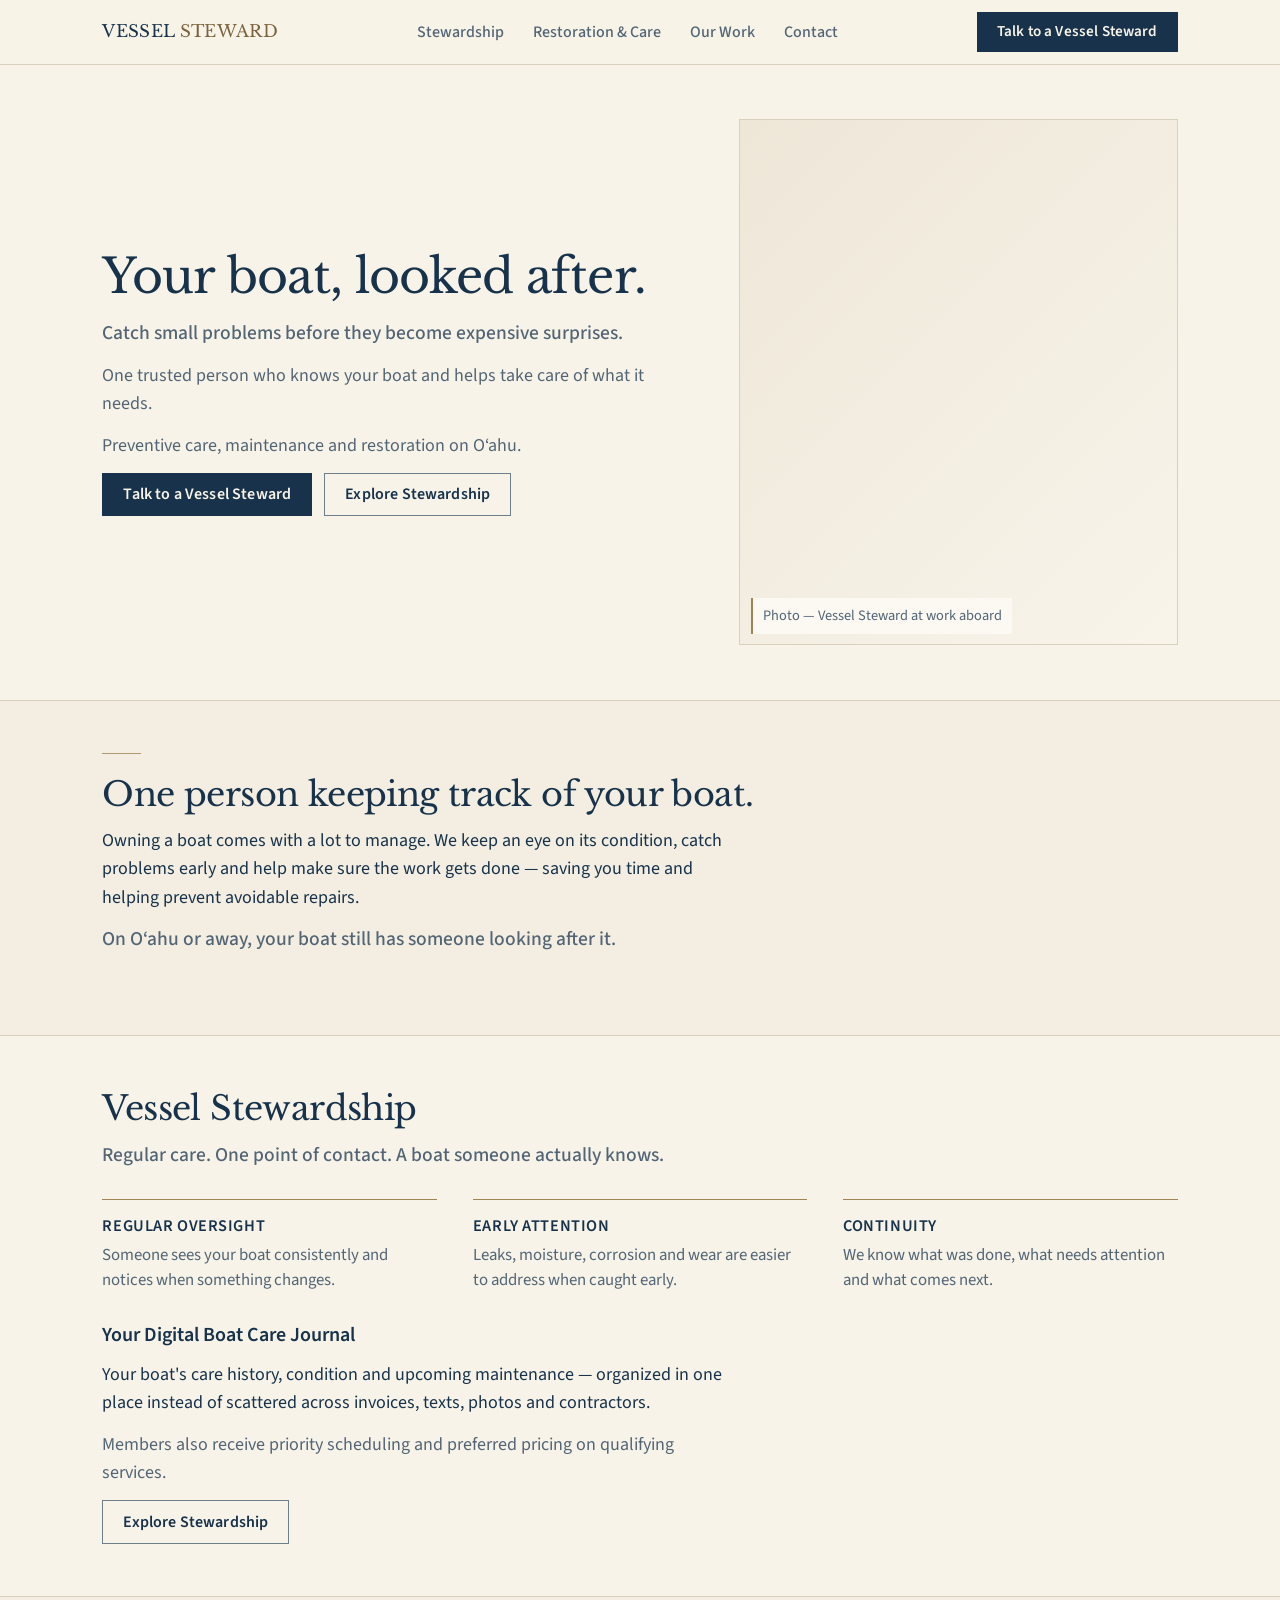
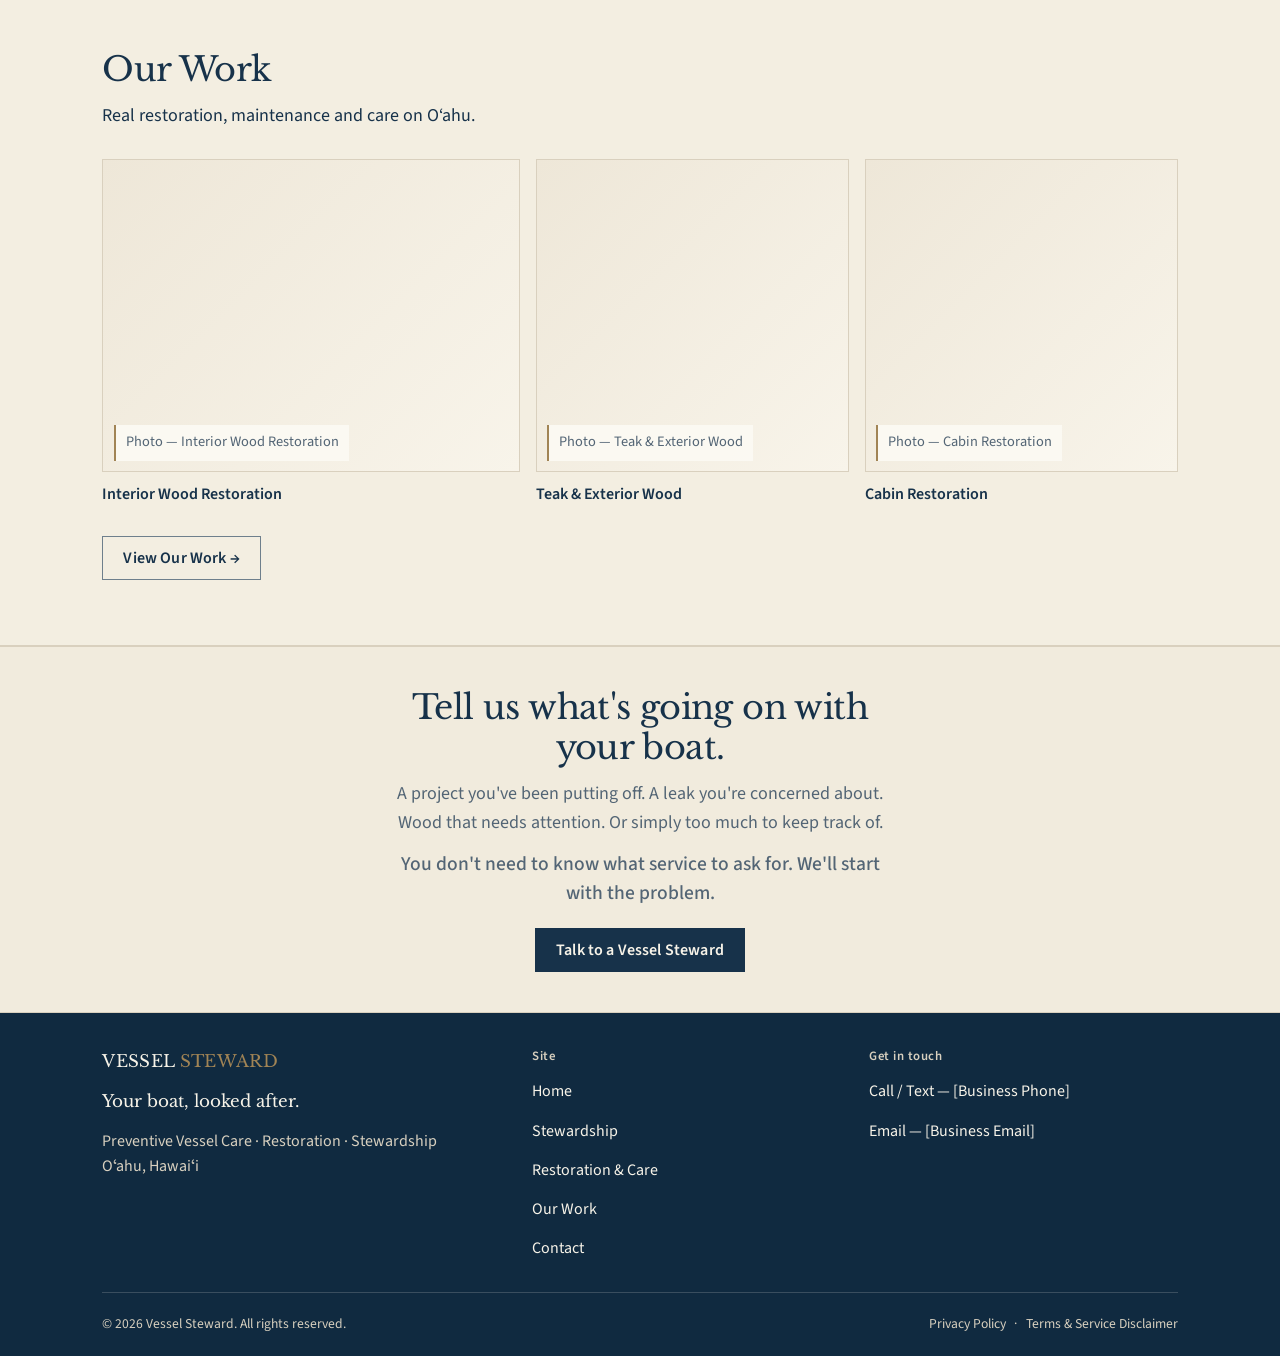
<file: index.html>
<!doctype html>
<html lang="en">
<head>
<meta charset="utf-8">
<meta name="viewport" content="width=device-width, initial-scale=1">
<title>Vessel Steward — Preventive Boat Care &amp; Stewardship on O‘ahu</title>
<meta name="description" content="One trusted person who knows your boat. Preventive care, maintenance and restoration for boat owners on O‘ahu, Hawai‘i.">
<meta property="og:title" content="Vessel Steward — Your boat, looked after.">
<meta property="og:description" content="Preventive care, maintenance and restoration for boat owners on O‘ahu, Hawai‘i.">
<meta property="og:type" content="website">
<meta property="og:url" content="https://example.com/">
<link rel="icon" href="data:,">
<link rel="preconnect" href="https://fonts.googleapis.com">
<link rel="preconnect" href="https://fonts.gstatic.com" crossorigin>
<link href="https://fonts.googleapis.com/css2?family=Libre+Baskerville:wght@400;700&family=Source+Sans+3:wght@400;500;600;700&display=swap" rel="stylesheet">
<link rel="stylesheet" href="css/tokens.css">
<link rel="stylesheet" href="css/base.css">
<link rel="stylesheet" href="css/layout.css">
<link rel="stylesheet" href="css/components.css">
</head>
<body>
<a class="skip-link" href="#main">Skip to content</a>
<div id="site-header"></div>

<main id="main">

  <!-- ================= HERO ================= -->
  <section class="wrap hero">
    <div>
      <h1>Your boat, looked after.</h1>
      <p class="lead">Catch small problems before they become expensive surprises.</p>
      <p>One trusted person who knows your boat and helps take care of what it needs.</p>
      <p>Preventive care, maintenance and restoration on O‘ahu.</p>
      <div class="cta-row">
        <a class="btn btn-primary" href="contact.html">Talk to a Vessel Steward</a>
        <a class="btn btn-secondary" href="stewardship.html">Explore Stewardship</a>
      </div>
    </div>
    <div class="ph ph--hero" role="img" aria-label="Placeholder: Vessel Steward working aboard a client vessel on O‘ahu">
      <span class="ph__label">Photo — Vessel Steward at work aboard</span>
    </div>
  </section>

  <!-- ================= ONE PERSON KEEPING TRACK ================= -->
  <section class="section section--panel">
    <div class="wrap">
      <hr class="rule">
      <div class="section-head">
        <h2>One person keeping track of your boat.</h2>
        <p>Owning a boat comes with a lot to manage. We keep an eye on its condition, catch problems early and help make sure the work gets done — saving you time and helping prevent avoidable repairs.</p>
        <p class="lead">On O‘ahu or away, your boat still has someone looking after it.</p>
      </div>
    </div>
  </section>

  <!-- ================= VESSEL STEWARDSHIP PREVIEW ================= -->
  <section class="section">
    <div class="wrap">
      <div class="section-head">
        <h2>Vessel Stewardship</h2>
        <p class="lead">Regular care. One point of contact. A boat someone actually knows.</p>
      </div>

      <div class="concept-grid concept-grid--3">
        <div class="concept">
          <h3>Regular oversight</h3>
          <p>Someone sees your boat consistently and notices when something changes.</p>
        </div>
        <div class="concept">
          <h3>Early attention</h3>
          <p>Leaks, moisture, corrosion and wear are easier to address when caught early.</p>
        </div>
        <div class="concept">
          <h3>Continuity</h3>
          <p>We know what was done, what needs attention and what comes next.</p>
        </div>
      </div>
      <div class="journal-copy" style="margin-top: var(--space-4);">
        <h3>Your Digital Boat Care Journal</h3>
        <p>Your boat's care history, condition and upcoming maintenance — organized in one place instead of scattered across invoices, texts, photos and contractors.</p>
        <p style="color: var(--navy-soft)">Members also receive priority scheduling and preferred pricing on qualifying services.</p>
        <a class="btn btn-secondary" href="stewardship.html">Explore Stewardship</a>
      </div>
    </div>
  </section>

  <!-- ================= OUR WORK PREVIEW ================= -->
  <section class="section section--panel">
    <div class="wrap">
      <div class="section-head">
        <h2>Our Work</h2>
        <p>Real restoration, maintenance and care on O‘ahu.</p>
      </div>
      <div class="work-preview" id="home-work-preview"></div>
      <p style="margin-top: var(--space-4)"><a class="btn btn-secondary" href="our-work.html">View Our Work →</a></p>
    </div>
  </section>

  <!-- ================= FINAL CTA ================= -->
  <section class="section section--navy">
    <div class="wrap section-head--center" style="max-width:36rem;margin-inline:auto;">
      <h2>Tell us what's going on with your boat.</h2>
      <p>A project you've been putting off. A leak you're concerned about. Wood that needs attention. Or simply too much to keep track of.</p>
      <p class="lead">You don't need to know what service to ask for. We'll start with the problem.</p>
      <div class="cta-row" style="justify-content:center; margin-top: var(--space-3)">
        <a class="btn btn-primary" href="contact.html">Talk to a Vessel Steward</a>
      </div>
    </div>
  </section>

</main>

<div id="site-footer"></div>

<script src="data/business-info.js"></script>
<script src="data/work-projects.js"></script>
<script src="js/components.js"></script>
<script src="js/main.js"></script>
<script src="js/accordion.js"></script>
<script>
  document.addEventListener("components:ready", function () {
    var host = document.getElementById("home-work-preview");
    if (!host || !window.VS_WORK_PROJECTS) return;
    host.innerHTML = window.VS_WORK_PROJECTS.map(function (p) {
      return (
        '<figure class="work-preview__item">' +
        '<div class="ph ph--square" role="img" aria-label="Placeholder: ' + p.title + ' project photography">' +
        '<span class="ph__label">Photo — ' + p.title + '</span>' +
        '</div>' +
        '<figcaption>' + p.title + '</figcaption>' +
        '</figure>'
      );
    }).join("");
  });
</script>
</body>
</html>
</file>
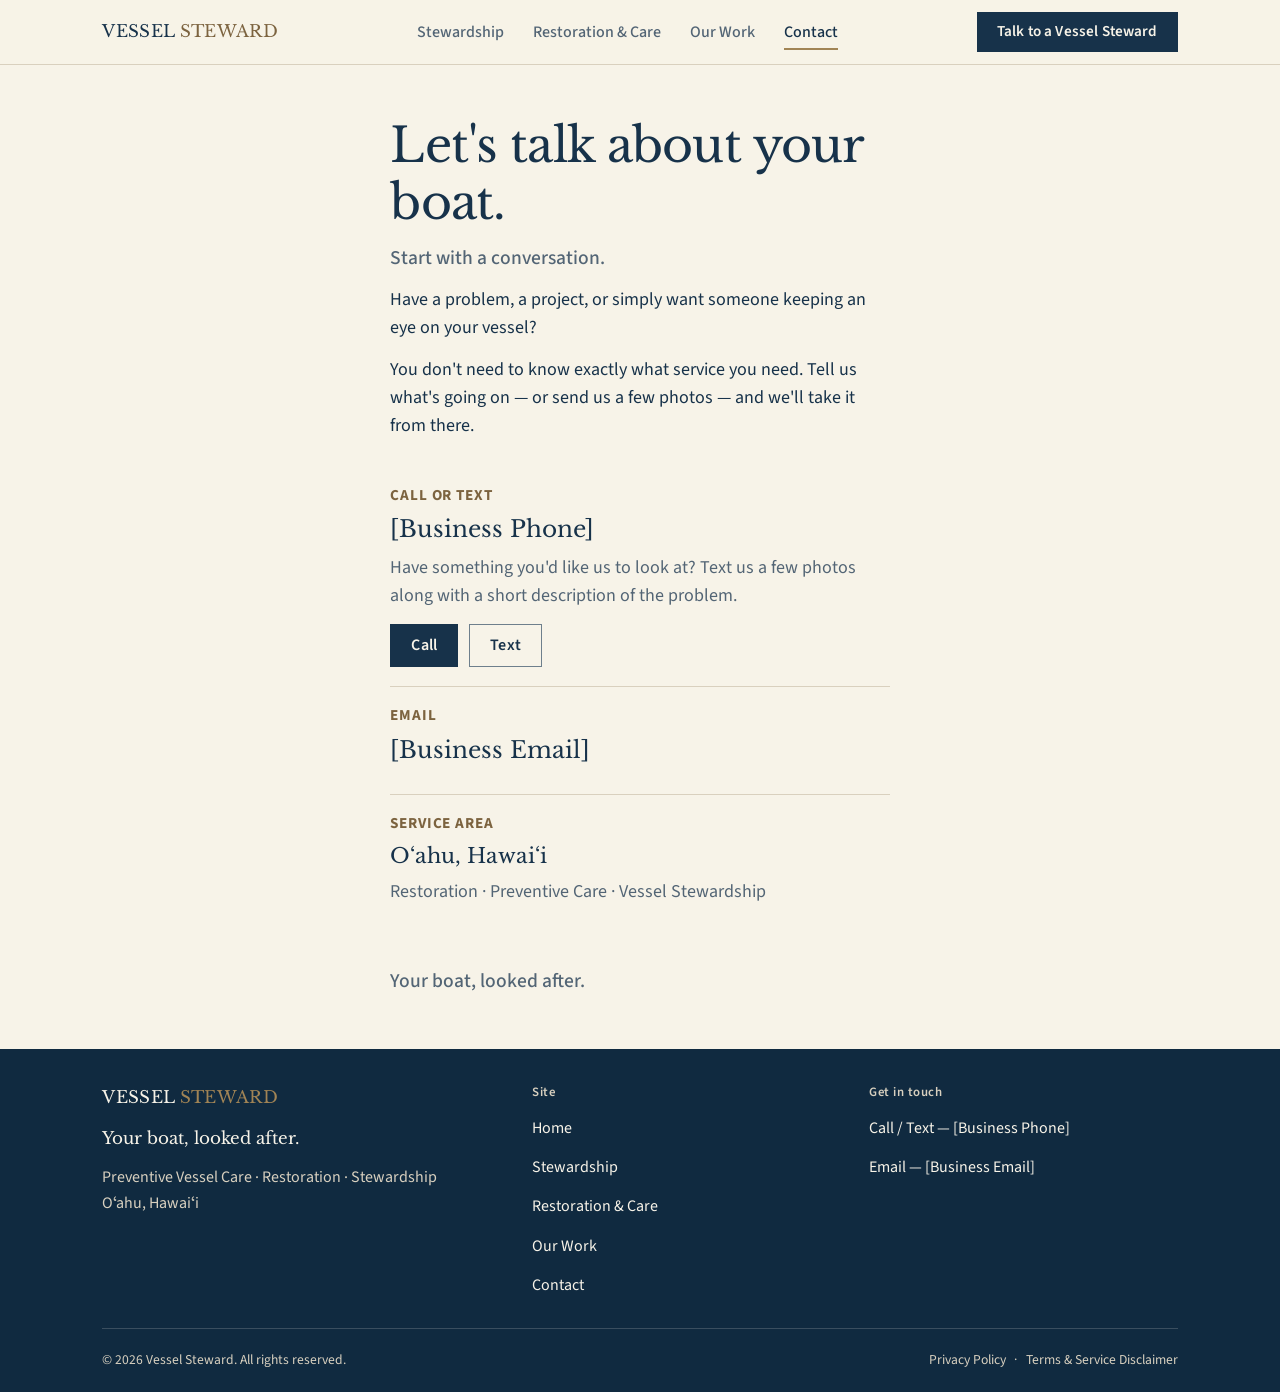
<file: contact.html>
<!doctype html>
<html lang="en">
<head>
<meta charset="utf-8">
<meta name="viewport" content="width=device-width, initial-scale=1">
<title>Contact — Vessel Steward</title>
<meta name="description" content="Call or text Vessel Steward to talk about your boat on O‘ahu. Email is available as a secondary option.">
<meta property="og:title" content="Contact — Vessel Steward">
<meta property="og:description" content="Let's talk about your boat. Start with a conversation.">
<meta property="og:type" content="website">
<link rel="icon" href="data:,">
<link rel="preconnect" href="https://fonts.googleapis.com">
<link rel="preconnect" href="https://fonts.gstatic.com" crossorigin>
<link href="https://fonts.googleapis.com/css2?family=Libre+Baskerville:wght@400;700&family=Source+Sans+3:wght@400;500;600;700&display=swap" rel="stylesheet">
<link rel="stylesheet" href="css/tokens.css">
<link rel="stylesheet" href="css/base.css">
<link rel="stylesheet" href="css/layout.css">
<link rel="stylesheet" href="css/components.css">
</head>
<body>
<a class="skip-link" href="#main">Skip to content</a>
<div id="site-header"></div>

<main id="main">
  <section class="wrap" style="padding-block: var(--space-6) var(--space-2); max-width: 36rem;">
    <h1>Let's talk about your boat.</h1>
    <p class="lead">Start with a conversation.</p>
    <p>Have a problem, a project, or simply want someone keeping an eye on your vessel?</p>
    <p>You don't need to know exactly what service you need. Tell us what's going on — or send us a few photos — and we'll take it from there.</p>
  </section>

  <section class="wrap section--tight" style="padding-top:0; max-width: 36rem;">
    <div class="contact-block">
      <h3>Call or text</h3>
      <p class="contact-block__value"><a id="contact-phone" href="#">[Business Phone]</a></p>
      <p style="color: var(--navy-soft)">Have something you'd like us to look at? Text us a few photos along with a short description of the problem.</p>
      <div class="contact-actions">
        <a class="btn btn-primary" id="contact-call-btn" href="#">Call</a>
        <a class="btn btn-secondary" id="contact-text-btn" href="#">Text</a>
      </div>
    </div>

    <div class="contact-block">
      <h3>Email</h3>
      <p class="contact-block__value"><a id="contact-email" href="#">[Business Email]</a></p>
    </div>

    <div class="contact-block">
      <h3>Service area</h3>
      <p class="contact-block__value" style="font-size: 1.3rem;">O‘ahu, Hawai‘i</p>
      <p style="color: var(--navy-soft)">Restoration &middot; Preventive Care &middot; Vessel Stewardship</p>
    </div>

    <p class="lead" style="margin-top: var(--space-4)">Your boat, looked after.</p>
  </section>
</main>

<div id="site-footer"></div>
<script src="data/business-info.js"></script>
<script src="js/components.js"></script>
<script src="js/main.js"></script>
<script>
  document.addEventListener("DOMContentLoaded", function () {
    var biz = window.VS_BUSINESS;
    if (!biz) return;
    var phone = document.getElementById("contact-phone");
    var email = document.getElementById("contact-email");
    var callBtn = document.getElementById("contact-call-btn");
    var textBtn = document.getElementById("contact-text-btn");
    if (phone) { phone.textContent = biz.phoneDisplay; phone.href = biz.phoneHref; }
    if (email) { email.textContent = biz.emailDisplay; email.href = biz.emailHref; }
    if (callBtn) callBtn.href = biz.phoneHref;
    if (textBtn) textBtn.href = biz.smsHref;
  });
</script>
</body>
</html>
</file>
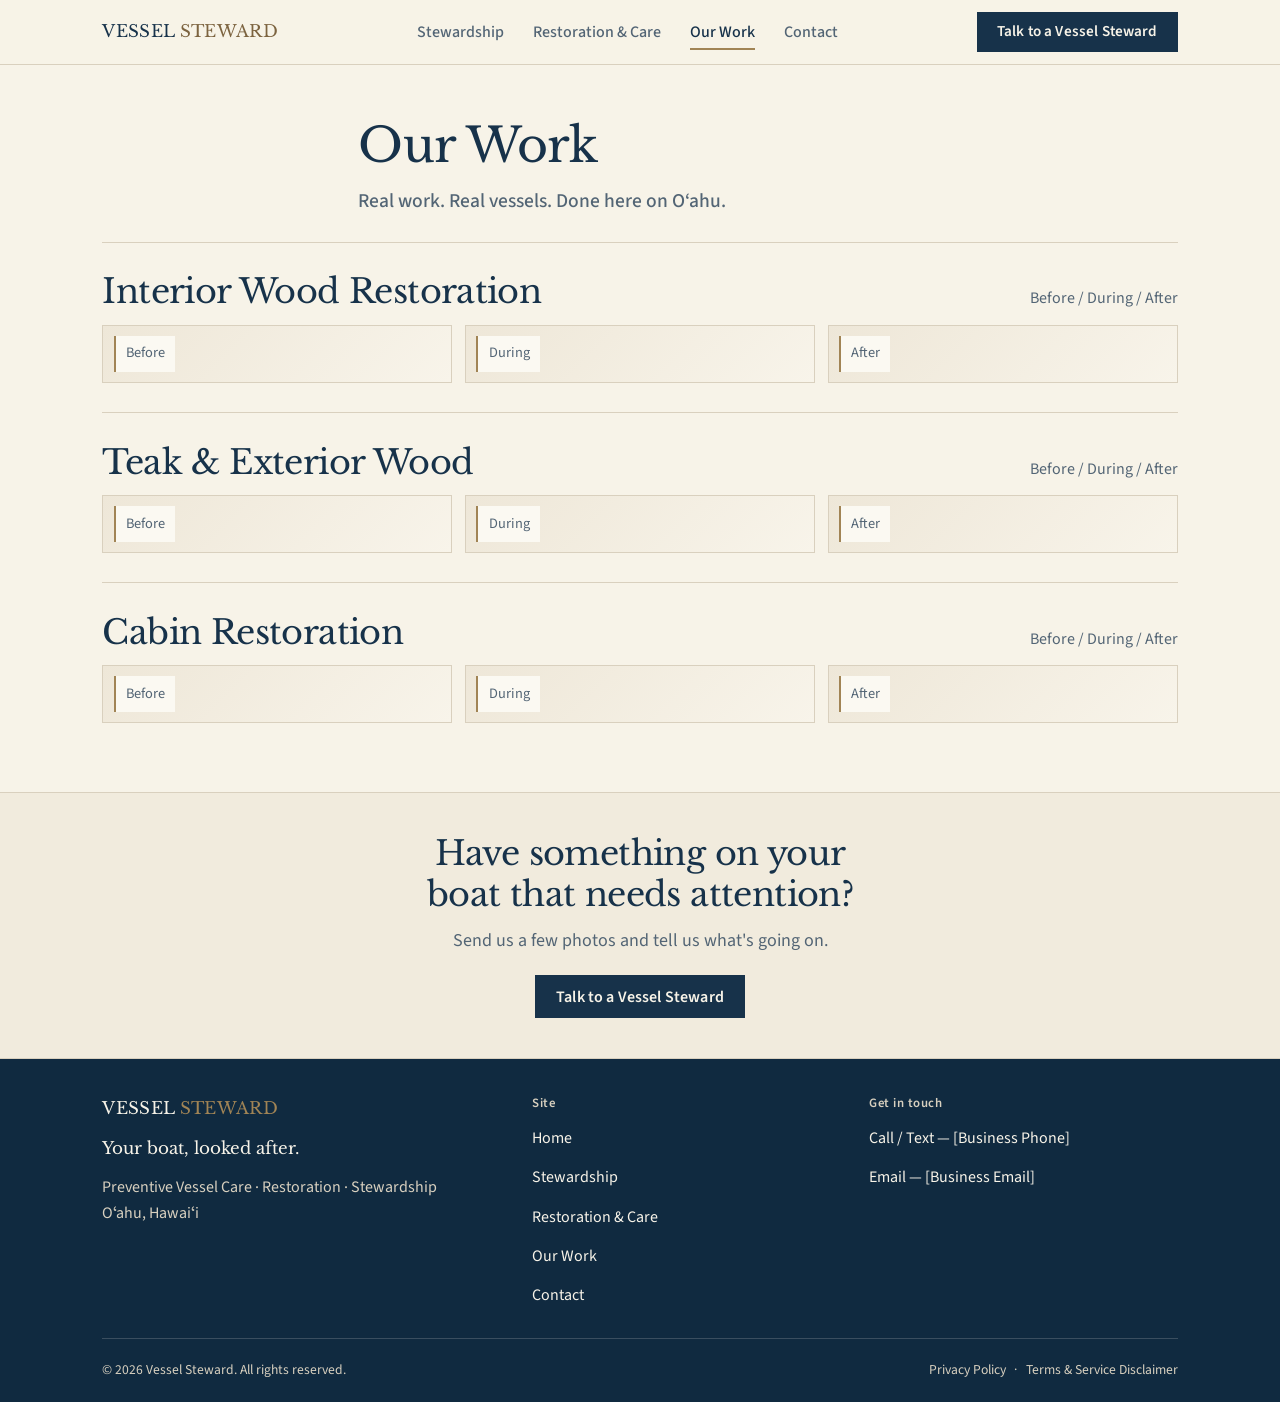
<file: our-work.html>
<!doctype html>
<html lang="en">
<head>
<meta charset="utf-8">
<meta name="viewport" content="width=device-width, initial-scale=1">
<title>Our Work — Vessel Steward</title>
<meta name="description" content="Real work, real vessels, done on O‘ahu — interior wood restoration, teak &amp; exterior wood, and cabin restoration.">
<meta property="og:title" content="Our Work — Vessel Steward">
<meta property="og:description" content="Real work. Real vessels. Done here on O‘ahu.">
<meta property="og:type" content="website">
<link rel="icon" href="data:,">
<link rel="preconnect" href="https://fonts.googleapis.com">
<link rel="preconnect" href="https://fonts.gstatic.com" crossorigin>
<link href="https://fonts.googleapis.com/css2?family=Libre+Baskerville:wght@400;700&family=Source+Sans+3:wght@400;500;600;700&display=swap" rel="stylesheet">
<link rel="stylesheet" href="css/tokens.css">
<link rel="stylesheet" href="css/base.css">
<link rel="stylesheet" href="css/layout.css">
<link rel="stylesheet" href="css/components.css">
</head>
<body>
<a class="skip-link" href="#main">Skip to content</a>
<div id="site-header"></div>

<main id="main">

  <section class="wrap" style="padding-block: var(--space-6) var(--space-2); max-width: 40rem;">
    <h1>Our Work</h1>
    <p class="lead">Real work. Real vessels. Done here on O‘ahu.</p>
  </section>

  <section class="wrap section--tight" style="padding-top:0;">
    <div id="work-project-list"></div>
  </section>

  <section class="section section--navy">
    <div class="wrap section-head--center" style="max-width:34rem;margin-inline:auto;">
      <h2>Have something on your boat that needs attention?</h2>
      <p>Send us a few photos and tell us what's going on.</p>
      <div class="cta-row" style="justify-content:center; margin-top: var(--space-3)">
        <a class="btn btn-primary" href="contact.html">Talk to a Vessel Steward</a>
      </div>
    </div>
  </section>

</main>

<div id="site-footer"></div>
<script src="data/business-info.js"></script>
<script src="data/work-projects.js"></script>
<script src="js/components.js"></script>
<script src="js/main.js"></script>
<script src="js/accordion.js"></script>
<script>
  document.addEventListener("components:ready", function () {
    var host = document.getElementById("work-project-list");
    if (!host || !window.VS_WORK_PROJECTS) return;
    // Renders every project in data/work-projects.js. Add an object
    // there (with before/during/after photos) to add a project here —
    // no edits to this page are needed.
    host.innerHTML = window.VS_WORK_PROJECTS.map(function (p) {
      return (
        '<article class="project-block">' +
        '<div class="project-block__head"><h2 style="margin:0;">' + p.title + '</h2><span class="project-block__cat">Before / During / After</span></div>' +
        '<div class="project-sequence">' +
        '<div class="ph" role="img" aria-label="Placeholder: before — ' + p.title + '"><span class="ph__label">Before</span></div>' +
        '<div class="ph" role="img" aria-label="Placeholder: during — ' + p.title + '"><span class="ph__label">During</span></div>' +
        '<div class="ph" role="img" aria-label="Placeholder: after — ' + p.title + '"><span class="ph__label">After</span></div>' +
        '</div>' +
        '</article>'
      );
    }).join("");
  });
</script>
</body>
</html>
</file>
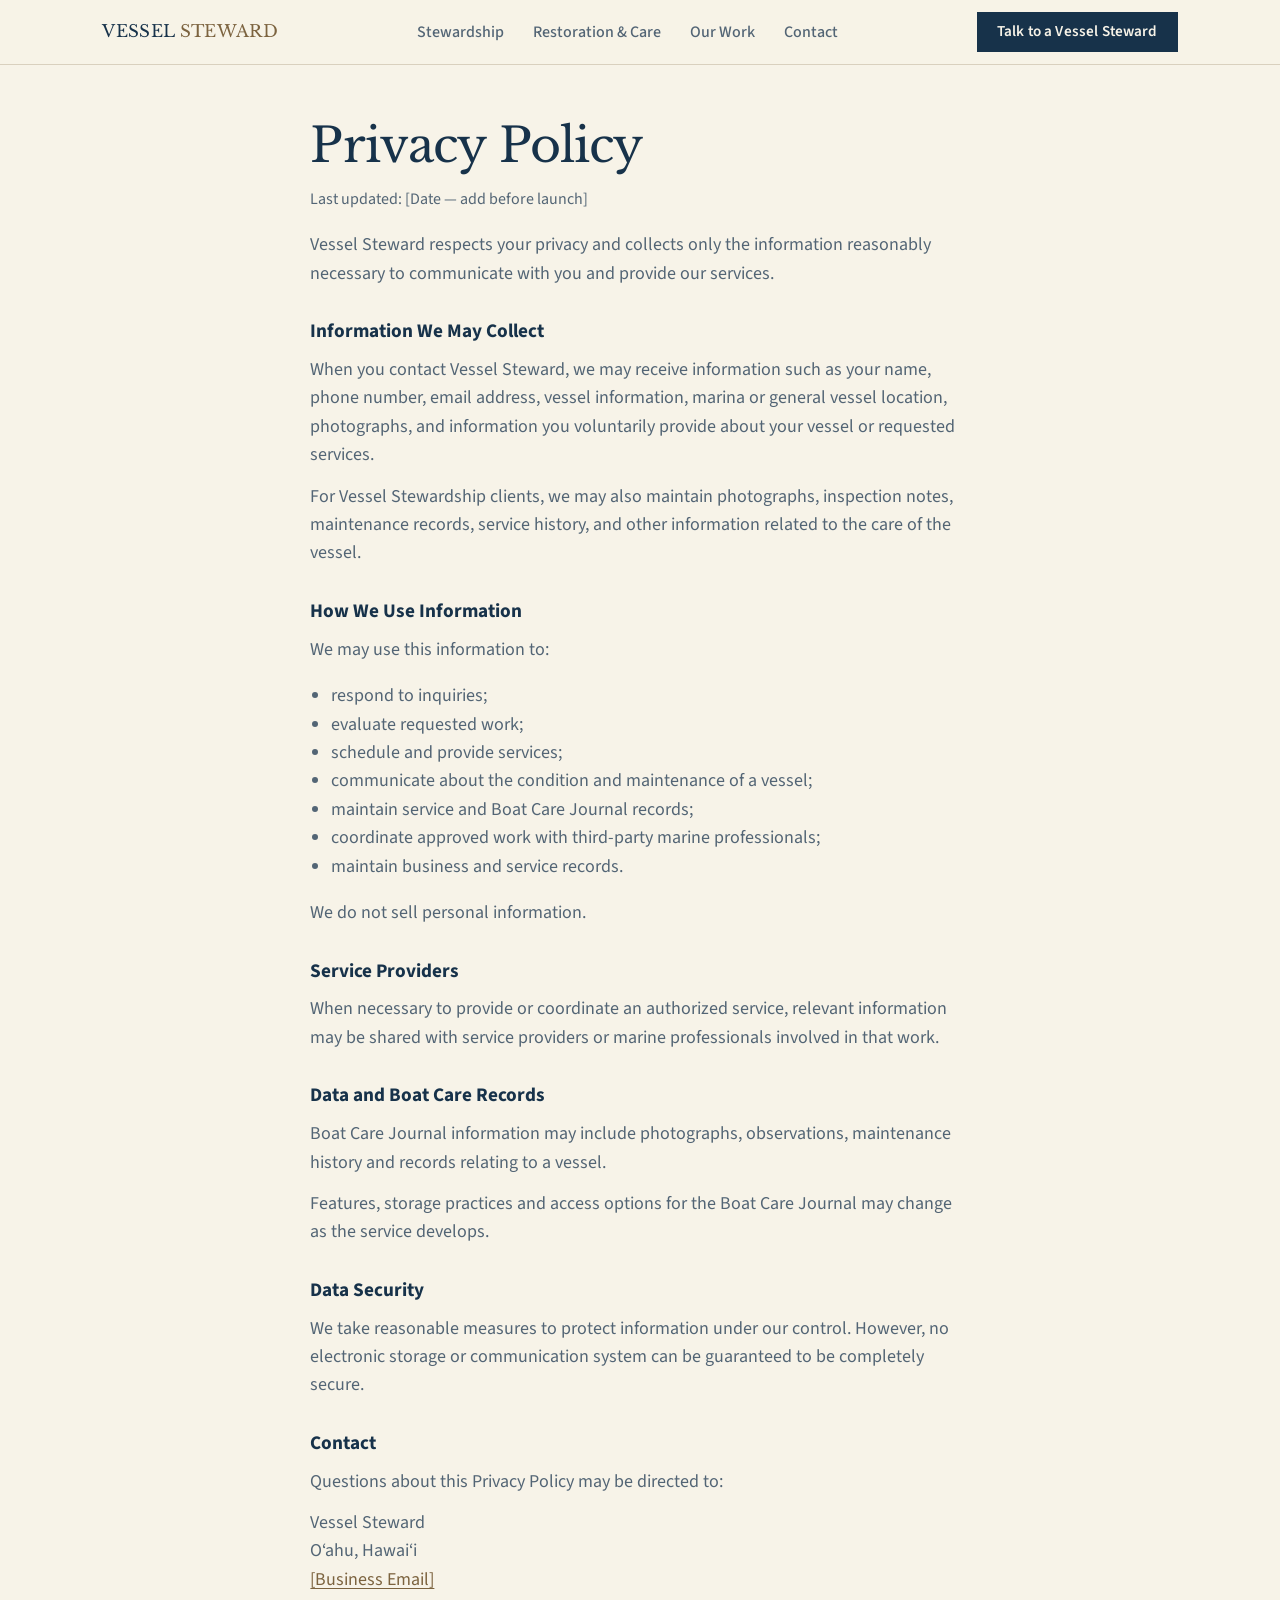
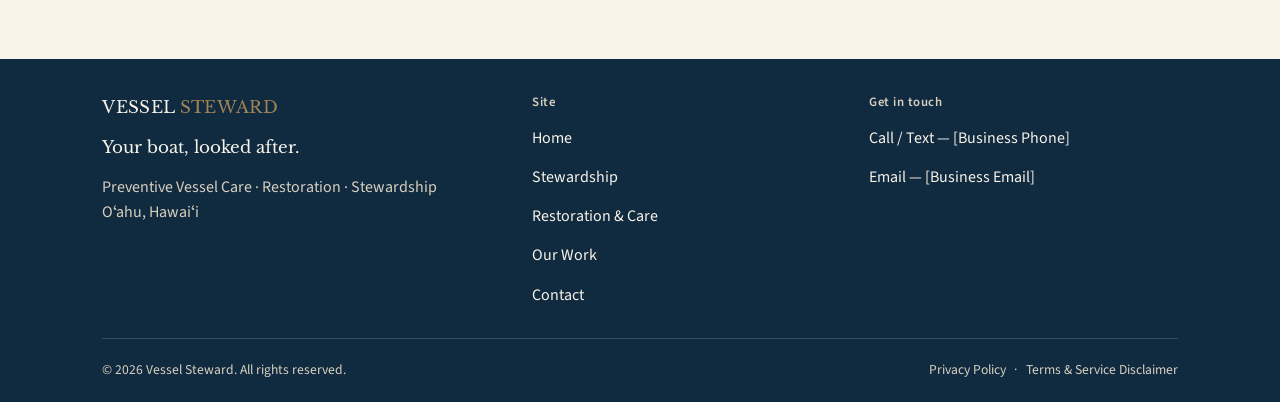
<file: privacy.html>
<!doctype html>
<html lang="en">
<head>
<meta charset="utf-8">
<meta name="viewport" content="width=device-width, initial-scale=1">
<title>Privacy Policy — Vessel Steward</title>
<meta name="description" content="Vessel Steward Privacy Policy.">
<link rel="icon" href="data:,">
<link rel="preconnect" href="https://fonts.googleapis.com">
<link rel="preconnect" href="https://fonts.gstatic.com" crossorigin>
<link href="https://fonts.googleapis.com/css2?family=Libre+Baskerville:wght@400;700&family=Source+Sans+3:wght@400;500;600;700&display=swap" rel="stylesheet">
<link rel="stylesheet" href="css/tokens.css">
<link rel="stylesheet" href="css/base.css">
<link rel="stylesheet" href="css/layout.css">
<link rel="stylesheet" href="css/components.css">
</head>
<body>
<a class="skip-link" href="#main">Skip to content</a>
<div id="site-header"></div>

<main id="main">
  <section class="wrap legal" style="padding-block: var(--space-6); max-width: 46rem;">
    <h1>Privacy Policy</h1>
    <p class="updated">Last updated: [Date — add before launch]</p>

    <p>Vessel Steward respects your privacy and collects only the information reasonably necessary to communicate with you and provide our services.</p>

    <h2>Information We May Collect</h2>
    <p>When you contact Vessel Steward, we may receive information such as your name, phone number, email address, vessel information, marina or general vessel location, photographs, and information you voluntarily provide about your vessel or requested services.</p>
    <p>For Vessel Stewardship clients, we may also maintain photographs, inspection notes, maintenance records, service history, and other information related to the care of the vessel.</p>

    <h2>How We Use Information</h2>
    <p>We may use this information to:</p>
    <ul>
      <li>respond to inquiries;</li>
      <li>evaluate requested work;</li>
      <li>schedule and provide services;</li>
      <li>communicate about the condition and maintenance of a vessel;</li>
      <li>maintain service and Boat Care Journal records;</li>
      <li>coordinate approved work with third-party marine professionals;</li>
      <li>maintain business and service records.</li>
    </ul>
    <p>We do not sell personal information.</p>

    <h2>Service Providers</h2>
    <p>When necessary to provide or coordinate an authorized service, relevant information may be shared with service providers or marine professionals involved in that work.</p>

    <h2>Data and Boat Care Records</h2>
    <p>Boat Care Journal information may include photographs, observations, maintenance history and records relating to a vessel.</p>
    <p>Features, storage practices and access options for the Boat Care Journal may change as the service develops.</p>

    <h2>Data Security</h2>
    <p>We take reasonable measures to protect information under our control. However, no electronic storage or communication system can be guaranteed to be completely secure.</p>

    <h2>Contact</h2>
    <p>Questions about this Privacy Policy may be directed to:</p>
    <p>
      Vessel Steward<br>
      O‘ahu, Hawai‘i<br>
      <a class="link-brass" id="privacy-email" href="#">[Business Email]</a>
    </p>
  </section>
</main>

<div id="site-footer"></div>
<script src="data/business-info.js"></script>
<script src="js/components.js"></script>
<script src="js/main.js"></script>
<script>
  document.addEventListener("DOMContentLoaded", function () {
    var biz = window.VS_BUSINESS;
    var el = document.getElementById("privacy-email");
    if (biz && el) { el.textContent = biz.emailDisplay; el.href = biz.emailHref; }
  });
</script>
</body>
</html>
</file>
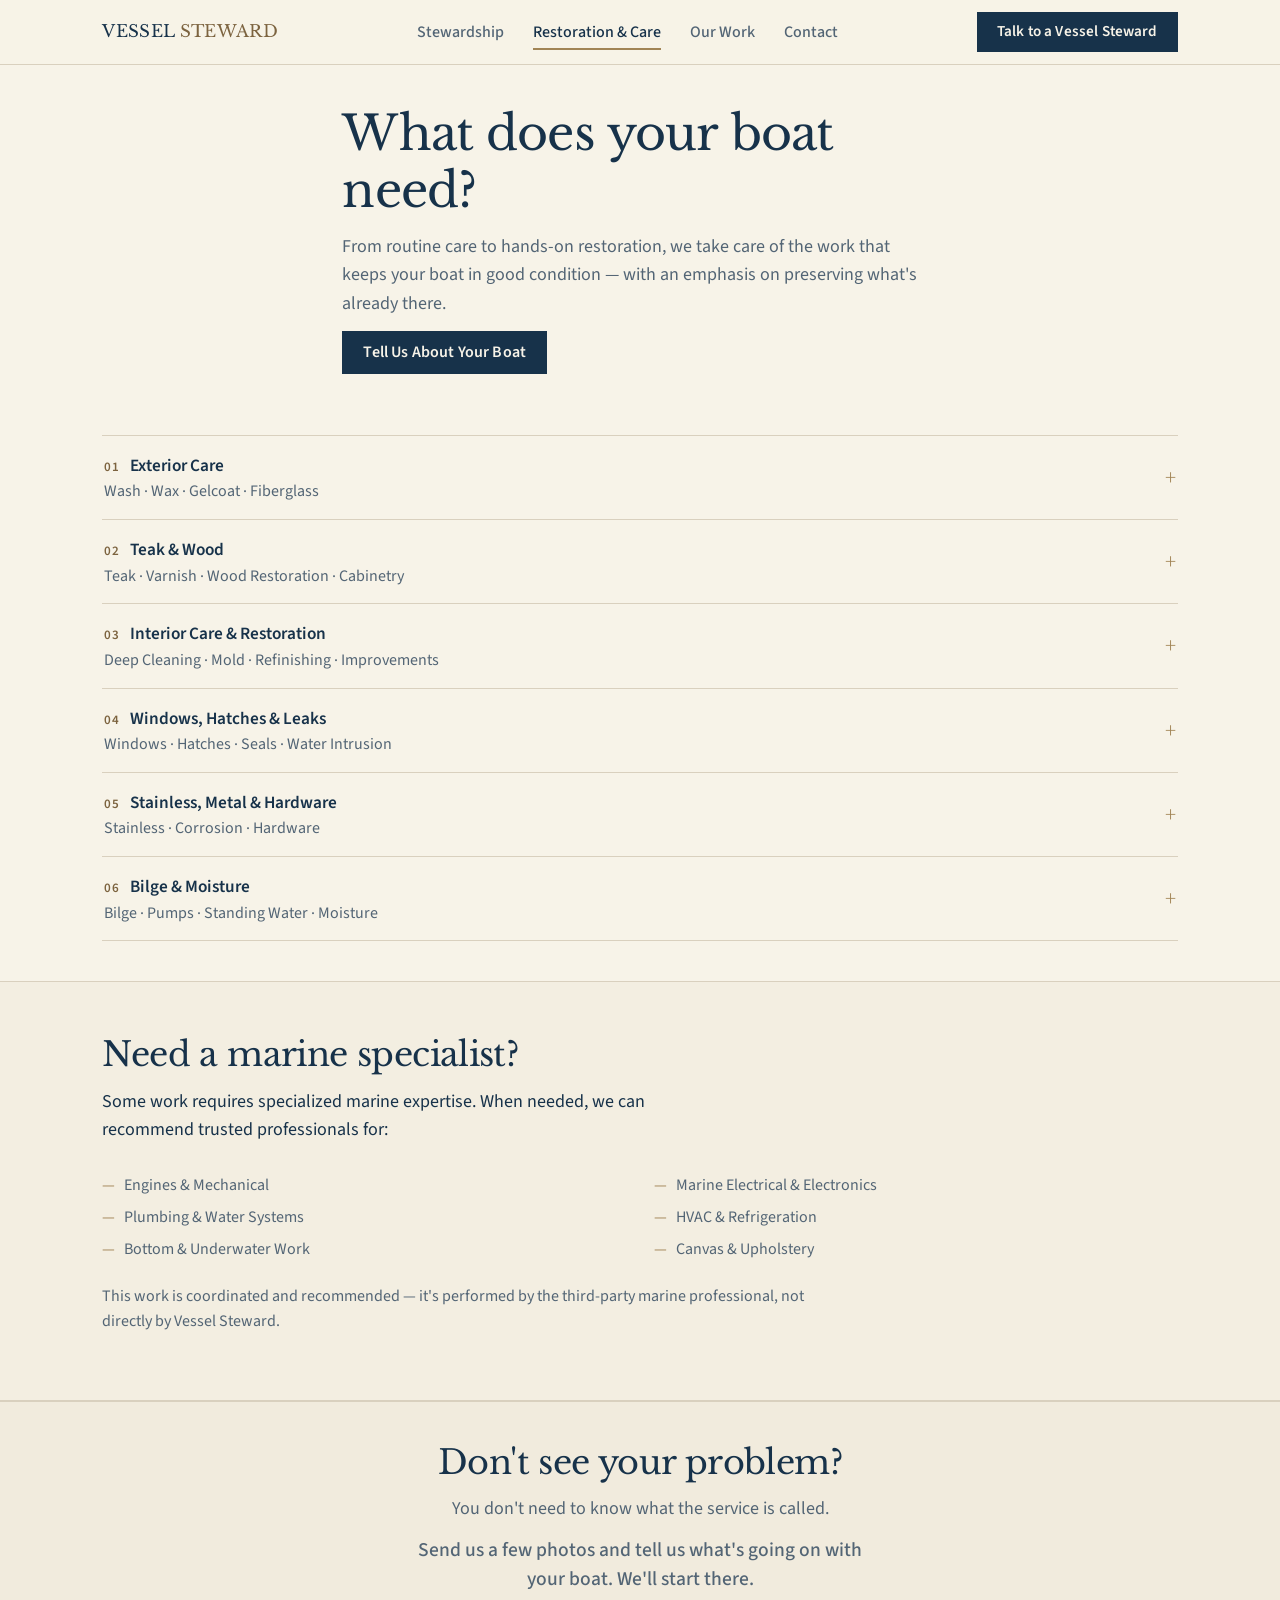
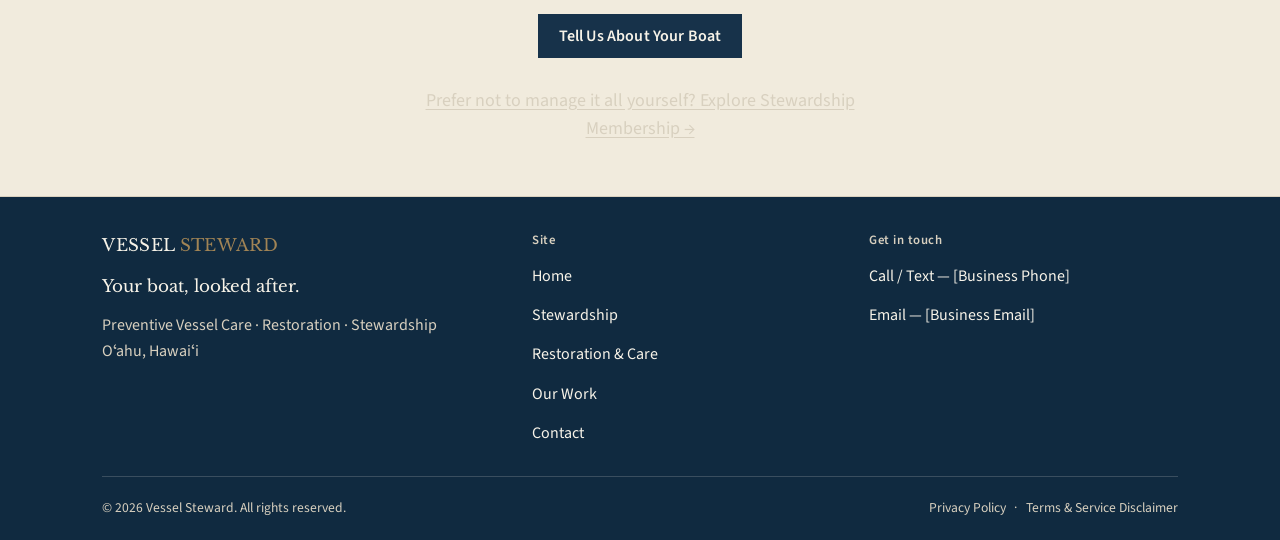
<file: restoration-care.html>
<!doctype html>
<html lang="en">
<head>
<meta charset="utf-8">
<meta name="viewport" content="width=device-width, initial-scale=1">
<title>Restoration &amp; Care — Vessel Steward</title>
<meta name="description" content="From routine care to hands-on restoration on O‘ahu — exterior care, teak &amp; wood, interior restoration, windows &amp; leaks, stainless &amp; hardware, bilge &amp; moisture.">
<meta property="og:title" content="Restoration & Care — Vessel Steward">
<meta property="og:description" content="What does your boat need? From routine care to hands-on restoration, with an emphasis on preserving what's already there.">
<meta property="og:type" content="website">
<link rel="icon" href="data:,">
<link rel="preconnect" href="https://fonts.googleapis.com">
<link rel="preconnect" href="https://fonts.gstatic.com" crossorigin>
<link href="https://fonts.googleapis.com/css2?family=Libre+Baskerville:wght@400;700&family=Source+Sans+3:wght@400;500;600;700&display=swap" rel="stylesheet">
<link rel="stylesheet" href="css/tokens.css">
<link rel="stylesheet" href="css/base.css">
<link rel="stylesheet" href="css/layout.css">
<link rel="stylesheet" href="css/components.css">
</head>
<body>
<a class="skip-link" href="#main">Skip to content</a>
<div id="site-header"></div>

<main id="main">

  <!-- ================= HERO (compact) ================= -->
  <section class="wrap hero hero--compact" style="grid-template-columns: 1fr; max-width: 42rem;">
    <div>
      <h1>What does your boat need?</h1>
      <p>From routine care to hands-on restoration, we take care of the work that keeps your boat in good condition — with an emphasis on preserving what's already there.</p>
      <div class="cta-row">
        <a class="btn btn-primary" href="contact.html">Tell Us About Your Boat</a>
      </div>
    </div>
  </section>

  <!-- ================= SERVICE ACCORDION ================= -->
  <section class="wrap section--tight" style="padding-top:0;">
    <div class="accordion" data-accordion="single">

      <div class="accordion-row">
        <h3>
          <button class="accordion-trigger" aria-expanded="false" aria-controls="svc-01">
            <span class="accordion-trigger__text">
              <span class="accordion-trigger__title"><span class="accordion-trigger__num">01</span>Exterior Care</span>
              <span class="accordion-trigger__preview">Wash · Wax · Gelcoat · Fiberglass</span>
            </span>
            <span class="accordion-trigger__mark" aria-hidden="true">+</span>
          </button>
        </h3>
        <div class="accordion-panel" id="svc-01">
          <div class="accordion-panel__inner">
            <ul class="service-list">
              <li>Freshwater Rinse</li>
              <li>Exterior Wash</li>
              <li>Wash &amp; Wax</li>
              <li>Full Exterior Detailing</li>
              <li>Gelcoat Polishing</li>
              <li>Oxidation Removal</li>
              <li>Fiberglass &amp; Gelcoat Repair</li>
              <li>Hull &amp; Waterline Cleaning</li>
              <li>Exterior Painting</li>
              <li>Finish Restoration</li>
            </ul>
          </div>
        </div>
      </div>

      <div class="accordion-row">
        <h3>
          <button class="accordion-trigger" aria-expanded="false" aria-controls="svc-02">
            <span class="accordion-trigger__text">
              <span class="accordion-trigger__title"><span class="accordion-trigger__num">02</span>Teak &amp; Wood</span>
              <span class="accordion-trigger__preview">Teak · Varnish · Wood Restoration · Cabinetry</span>
            </span>
            <span class="accordion-trigger__mark" aria-hidden="true">+</span>
          </button>
        </h3>
        <div class="accordion-panel" id="svc-02">
          <div class="accordion-panel__inner">
            <ul class="service-list">
              <li>Teak Cleaning &amp; Brightening</li>
              <li>Teak Sanding</li>
              <li>Finish Removal</li>
              <li>Teak Oil &amp; Sealer</li>
              <li>Varnish Maintenance &amp; Restoration</li>
              <li>Interior &amp; Exterior Wood Restoration</li>
              <li>Marine Plywood &amp; Veneer Repair</li>
              <li>Cabinetry &amp; Panel Restoration</li>
              <li>Handrails, Cap Rails, Trim &amp; Tables</li>
              <li>Localized Rot Repair</li>
              <li>Termite-Damaged Wood Repair*</li>
            </ul>
            <p class="accordion-footnote">*Where restoration is possible.</p>
          </div>
        </div>
      </div>

      <div class="accordion-row">
        <h3>
          <button class="accordion-trigger" aria-expanded="false" aria-controls="svc-03">
            <span class="accordion-trigger__text">
              <span class="accordion-trigger__title"><span class="accordion-trigger__num">03</span>Interior Care &amp; Restoration</span>
              <span class="accordion-trigger__preview">Deep Cleaning · Mold · Refinishing · Improvements</span>
            </span>
            <span class="accordion-trigger__mark" aria-hidden="true">+</span>
          </button>
        </h3>
        <div class="accordion-panel" id="svc-03">
          <div class="accordion-panel__inner">
            <ul class="service-list">
              <li>Interior Deep Cleaning</li>
              <li>Mold &amp; Mildew Treatment</li>
              <li>Interior Wood Refinishing</li>
              <li>Interior Painting</li>
              <li>Small Interior Repairs</li>
              <li>Interior Modifications &amp; Improvements</li>
            </ul>
          </div>
        </div>
      </div>

      <div class="accordion-row">
        <h3>
          <button class="accordion-trigger" aria-expanded="false" aria-controls="svc-04">
            <span class="accordion-trigger__text">
              <span class="accordion-trigger__title"><span class="accordion-trigger__num">04</span>Windows, Hatches &amp; Leaks</span>
              <span class="accordion-trigger__preview">Windows · Hatches · Seals · Water Intrusion</span>
            </span>
            <span class="accordion-trigger__mark" aria-hidden="true">+</span>
          </button>
        </h3>
        <div class="accordion-panel" id="svc-04">
          <div class="accordion-panel__inner">
            <ul class="service-list">
              <li>Leak Detection</li>
              <li>Water Intrusion Investigation</li>
              <li>Window &amp; Hatch Inspection</li>
              <li>Window &amp; Hatch Repair</li>
              <li>Gasket &amp; Seal Replacement</li>
              <li>Portlight Repair</li>
              <li>Water-Damage Repair</li>
            </ul>
          </div>
        </div>
      </div>

      <div class="accordion-row">
        <h3>
          <button class="accordion-trigger" aria-expanded="false" aria-controls="svc-05">
            <span class="accordion-trigger__text">
              <span class="accordion-trigger__title"><span class="accordion-trigger__num">05</span>Stainless, Metal &amp; Hardware</span>
              <span class="accordion-trigger__preview">Stainless · Corrosion · Hardware</span>
            </span>
            <span class="accordion-trigger__mark" aria-hidden="true">+</span>
          </button>
        </h3>
        <div class="accordion-panel" id="svc-05">
          <div class="accordion-panel__inner">
            <ul class="service-list">
              <li>Stainless Steel Polishing</li>
              <li>Rust Removal</li>
              <li>Corrosion Treatment</li>
              <li>Hardware Replacement</li>
              <li>Hinges, Latches &amp; Fasteners</li>
            </ul>
          </div>
        </div>
      </div>

      <div class="accordion-row">
        <h3>
          <button class="accordion-trigger" aria-expanded="false" aria-controls="svc-06">
            <span class="accordion-trigger__text">
              <span class="accordion-trigger__title"><span class="accordion-trigger__num">06</span>Bilge &amp; Moisture</span>
              <span class="accordion-trigger__preview">Bilge · Pumps · Standing Water · Moisture</span>
            </span>
            <span class="accordion-trigger__mark" aria-hidden="true">+</span>
          </button>
        </h3>
        <div class="accordion-panel" id="svc-06">
          <div class="accordion-panel__inner">
            <ul class="service-list">
              <li>Bilge Inspection &amp; Cleaning</li>
              <li>Bilge Pump &amp; Float Switch Checks</li>
              <li>High-Water Alarm Checks</li>
              <li>Standing Water Investigation</li>
              <li>Leak &amp; Moisture Monitoring</li>
            </ul>
          </div>
        </div>
      </div>

    </div>
  </section>

  <!-- ================= SPECIALIZED MARINE WORK ================= -->
  <section class="section section--panel">
    <div class="wrap">
      <div class="section-head">
        <h2>Need a marine specialist?</h2>
        <p>Some work requires specialized marine expertise. When needed, we can recommend trusted professionals for:</p>
      </div>
      <ul class="pricing-includes__list" style="font-size: 1rem;">
        <li>Engines &amp; Mechanical</li>
        <li>Marine Electrical &amp; Electronics</li>
        <li>Plumbing &amp; Water Systems</li>
        <li>HVAC &amp; Refrigeration</li>
        <li>Bottom &amp; Underwater Work</li>
        <li>Canvas &amp; Upholstery</li>
      </ul>
      <p class="pricing-disclaimer">This work is coordinated and recommended — it's performed by the third-party marine professional, not directly by Vessel Steward.</p>
    </div>
  </section>

  <!-- ================= FINAL CTA ================= -->
  <section class="section section--navy">
    <div class="wrap section-head--center" style="max-width:34rem;margin-inline:auto;">
      <h2>Don't see your problem?</h2>
      <p>You don't need to know what the service is called.</p>
      <p class="lead">Send us a few photos and tell us what's going on with your boat. We'll start there.</p>
      <div class="cta-row" style="justify-content:center; margin-top: var(--space-3)">
        <a class="btn btn-primary" href="contact.html">Tell Us About Your Boat</a>
      </div>
      <p style="margin-top: var(--space-4)"><a class="link-brass" href="stewardship.html" style="color:var(--on-navy-soft)">Prefer not to manage it all yourself? Explore Stewardship Membership →</a></p>
    </div>
  </section>

</main>

<div id="site-footer"></div>
<script src="data/business-info.js"></script>
<script src="js/components.js"></script>
<script src="js/main.js"></script>
<script src="js/accordion.js"></script>
</body>
</html>
</file>
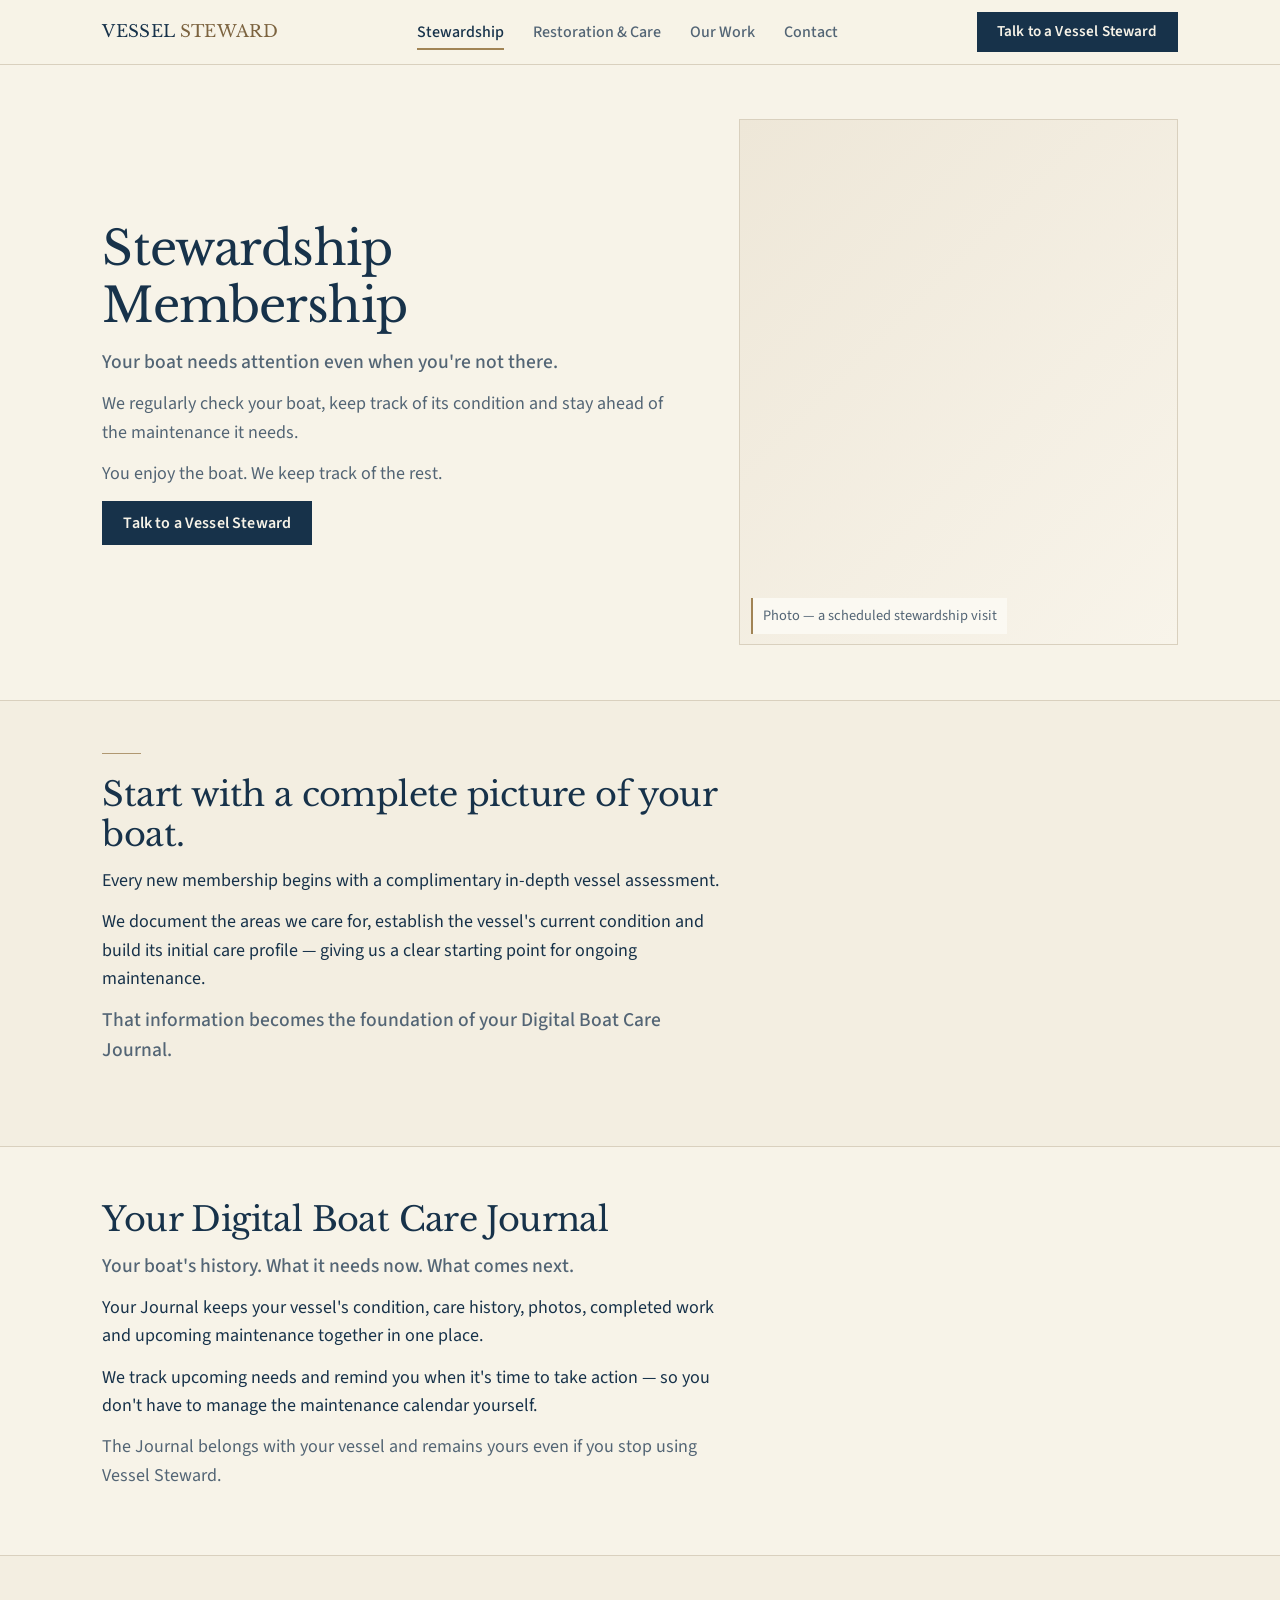
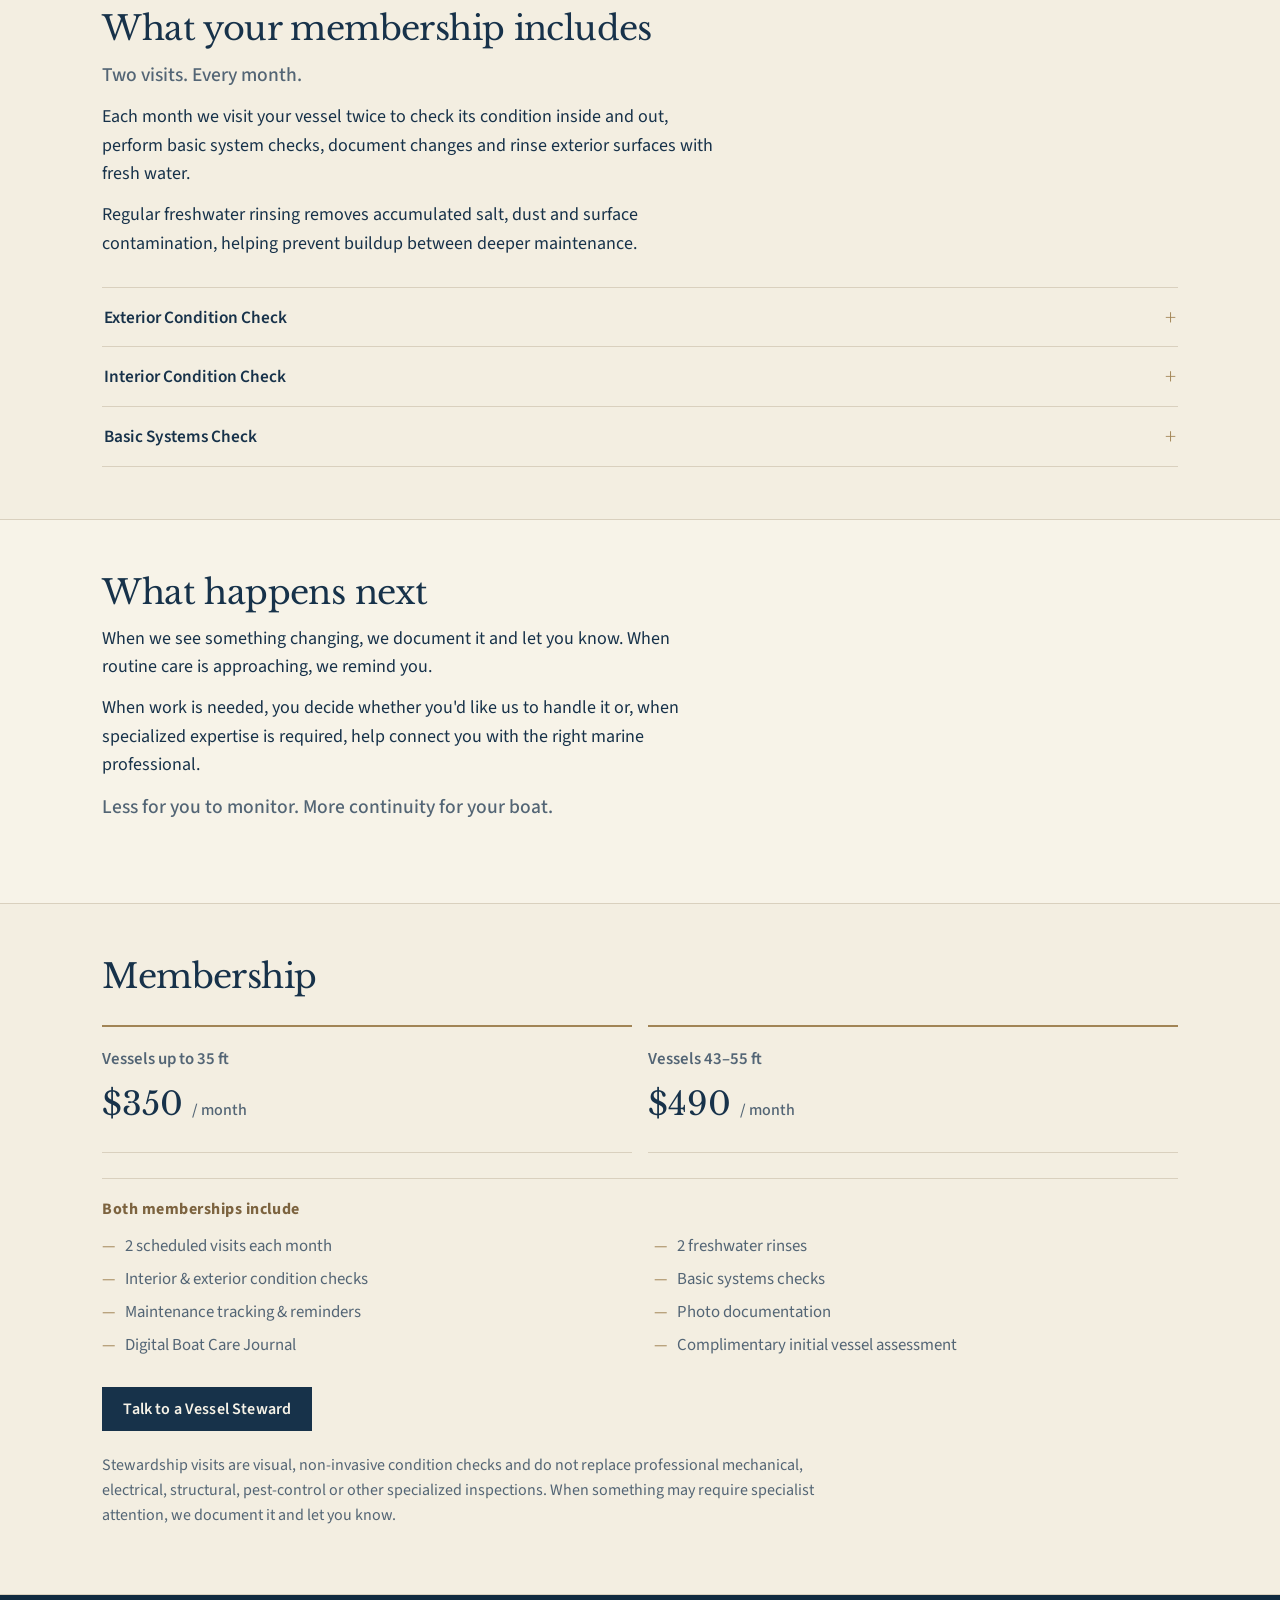
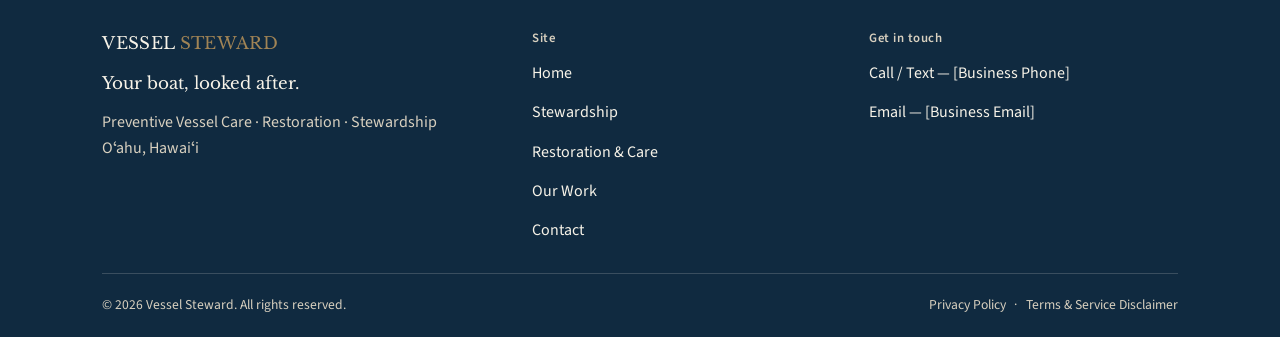
<file: stewardship.html>
<!doctype html>
<html lang="en">
<head>
<meta charset="utf-8">
<meta name="viewport" content="width=device-width, initial-scale=1">
<title>Stewardship Membership — Vessel Steward</title>
<meta name="description" content="Regular visits, a Digital Boat Care Journal and one point of contact for your boat's condition and maintenance, on O‘ahu.">
<meta property="og:title" content="Stewardship Membership — Vessel Steward">
<meta property="og:description" content="Your boat needs attention even when you're not there. We check, track and stay ahead of what it needs.">
<meta property="og:type" content="website">
<link rel="icon" href="data:,">
<link rel="preconnect" href="https://fonts.googleapis.com">
<link rel="preconnect" href="https://fonts.gstatic.com" crossorigin>
<link href="https://fonts.googleapis.com/css2?family=Libre+Baskerville:wght@400;700&family=Source+Sans+3:wght@400;500;600;700&display=swap" rel="stylesheet">
<link rel="stylesheet" href="css/tokens.css">
<link rel="stylesheet" href="css/base.css">
<link rel="stylesheet" href="css/layout.css">
<link rel="stylesheet" href="css/components.css">
</head>
<body>
<a class="skip-link" href="#main">Skip to content</a>
<div id="site-header"></div>

<main id="main">

  <!-- ================= HERO ================= -->
  <section class="wrap hero">
    <div>
      <h1>Stewardship Membership</h1>
      <p class="lead">Your boat needs attention even when you're not there.</p>
      <p>We regularly check your boat, keep track of its condition and stay ahead of the maintenance it needs.</p>
      <p>You enjoy the boat. We keep track of the rest.</p>
      <div class="cta-row">
        <a class="btn btn-primary" href="contact.html">Talk to a Vessel Steward</a>
      </div>
    </div>
    <div class="ph ph--hero" role="img" aria-label="Placeholder: a scheduled stewardship visit, checking a vessel's condition">
      <span class="ph__label">Photo — a scheduled stewardship visit</span>
    </div>
  </section>

  <!-- ================= INITIAL ASSESSMENT ================= -->
  <section class="section section--panel">
    <div class="wrap">
      <hr class="rule">
      <div class="section-head">
        <h2>Start with a complete picture of your boat.</h2>
        <p>Every new membership begins with a complimentary in-depth vessel assessment.</p>
        <p>We document the areas we care for, establish the vessel's current condition and build its initial care profile — giving us a clear starting point for ongoing maintenance.</p>
        <p class="lead">That information becomes the foundation of your Digital Boat Care Journal.</p>
      </div>
    </div>
  </section>

  <!-- ================= DIGITAL BOAT CARE JOURNAL ================= -->
  <section class="section">
    <div class="wrap">
      <div class="journal-copy">
        <h2>Your Digital Boat Care Journal</h2>
        <p class="lead">Your boat's history. What it needs now. What comes next.</p>
        <p>Your Journal keeps your vessel's condition, care history, photos, completed work and upcoming maintenance together in one place.</p>
        <p>We track upcoming needs and remind you when it's time to take action — so you don't have to manage the maintenance calendar yourself.</p>
        <p style="color: var(--navy-soft)">The Journal belongs with your vessel and remains yours even if you stop using Vessel Steward.</p>
      </div>
    </div>
  </section>

  <!-- ================= WHAT MEMBERSHIP INCLUDES ================= -->
  <section class="section section--panel">
    <div class="wrap">
      <div class="section-head">
        <h2>What your membership includes</h2>
        <p class="lead">Two visits. Every month.</p>
        <p>Each month we visit your vessel twice to check its condition inside and out, perform basic system checks, document changes and rinse exterior surfaces with fresh water.</p>
        <p>Regular freshwater rinsing removes accumulated salt, dust and surface contamination, helping prevent buildup between deeper maintenance.</p>
      </div>

      <div class="accordion" data-accordion="multi">
        <div class="accordion-row">
          <h3>
            <button class="accordion-trigger" aria-expanded="false" aria-controls="check-exterior">
              <span class="accordion-trigger__text">
                <span class="accordion-trigger__title">Exterior Condition Check</span>
              </span>
              <span class="accordion-trigger__mark" aria-hidden="true">+</span>
            </button>
          </h3>
          <div class="accordion-panel" id="check-exterior">
            <div class="accordion-panel__inner">
              <ul class="check-plain">
                <li>Deck and exterior surfaces</li>
                <li>Wood and teak</li>
                <li>Stainless and hardware</li>
                <li>Windows, hatches and seals</li>
                <li>Visible water intrusion</li>
                <li>Lines and mooring condition</li>
                <li>Wear, damage and corrosion</li>
              </ul>
            </div>
          </div>
        </div>

        <div class="accordion-row">
          <h3>
            <button class="accordion-trigger" aria-expanded="false" aria-controls="check-interior">
              <span class="accordion-trigger__text">
                <span class="accordion-trigger__title">Interior Condition Check</span>
              </span>
              <span class="accordion-trigger__mark" aria-hidden="true">+</span>
            </button>
          </h3>
          <div class="accordion-panel" id="check-interior">
            <div class="accordion-panel__inner">
              <ul class="check-plain">
                <li>Interior surfaces and woodwork</li>
                <li>Visible leaks and moisture</li>
                <li>Mold and mildew</li>
                <li>Visible wood deterioration or possible termite activity</li>
                <li>Other visible changes requiring attention</li>
              </ul>
            </div>
          </div>
        </div>

        <div class="accordion-row">
          <h3>
            <button class="accordion-trigger" aria-expanded="false" aria-controls="check-systems">
              <span class="accordion-trigger__text">
                <span class="accordion-trigger__title">Basic Systems Check</span>
              </span>
              <span class="accordion-trigger__mark" aria-hidden="true">+</span>
            </button>
          </h3>
          <div class="accordion-panel" id="check-systems">
            <div class="accordion-panel__inner">
              <ul class="check-plain">
                <li>Bilge condition</li>
                <li>Bilge pumps</li>
                <li>Float switches</li>
                <li>Visible water-system issues</li>
                <li>Authorized engine exercise/check when appropriate</li>
              </ul>
            </div>
          </div>
        </div>
      </div>
    </div>
  </section>

  <!-- ================= WHAT HAPPENS NEXT ================= -->
  <section class="section">
    <div class="wrap">
      <div class="section-head">
        <h2>What happens next</h2>
        <p>When we see something changing, we document it and let you know. When routine care is approaching, we remind you.</p>
        <p>When work is needed, you decide whether you'd like us to handle it or, when specialized expertise is required, help connect you with the right marine professional.</p>
        <p class="lead">Less for you to monitor. More continuity for your boat.</p>
      </div>
    </div>
  </section>

  <!-- ================= PRICING ================= -->
  <section class="section section--panel">
    <div class="wrap">
      <div class="section-head">
        <h2>Membership</h2>
      </div>

      <div class="pricing-grid">
        <div class="pricing-card">
          <h3>Vessels up to 35 ft</h3>
          <p class="pricing-card__amount">$350 <small>/ month</small></p>
        </div>
        <div class="pricing-card">
          <h3>Vessels 43–55 ft</h3>
          <p class="pricing-card__amount">$490 <small>/ month</small></p>
        </div>
      </div>

      <div class="pricing-includes">
        <h3 style="font-family: var(--font-body); font-size: 0.85rem; letter-spacing: 0.04em; color: var(--brass-deep); font-weight: 700;">Both memberships include</h3>
        <ul class="pricing-includes__list">
          <li>2 scheduled visits each month</li>
          <li>2 freshwater rinses</li>
          <li>Interior &amp; exterior condition checks</li>
          <li>Basic systems checks</li>
          <li>Maintenance tracking &amp; reminders</li>
          <li>Photo documentation</li>
          <li>Digital Boat Care Journal</li>
          <li>Complimentary initial vessel assessment</li>
        </ul>
      </div>

      <div class="cta-row" style="margin-top: var(--space-4)">
        <a class="btn btn-primary" href="contact.html">Talk to a Vessel Steward</a>
      </div>

      <p class="pricing-disclaimer">Stewardship visits are visual, non-invasive condition checks and do not replace professional mechanical, electrical, structural, pest-control or other specialized inspections. When something may require specialist attention, we document it and let you know.</p>
    </div>
  </section>

</main>

<div id="site-footer"></div>
<script src="data/business-info.js"></script>
<script src="js/components.js"></script>
<script src="js/main.js"></script>
<script src="js/accordion.js"></script>
</body>
</html>
</file>
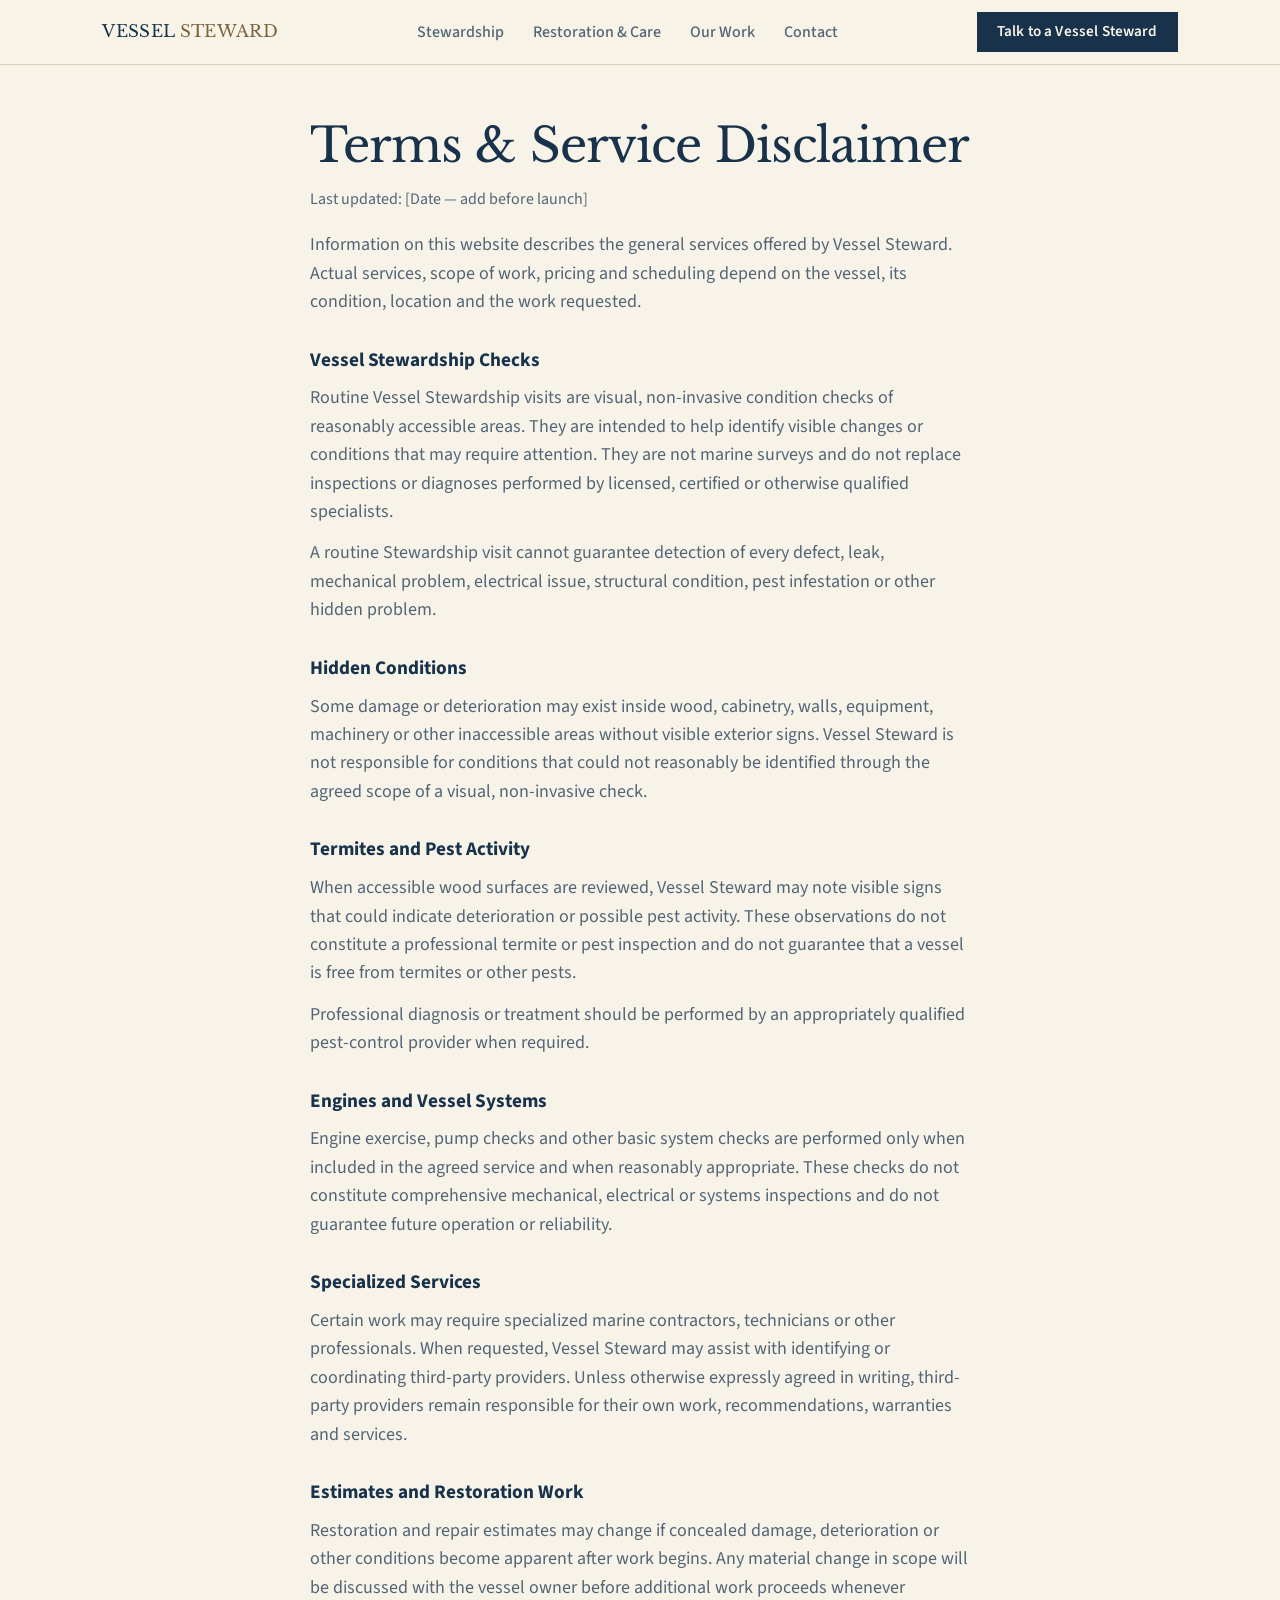
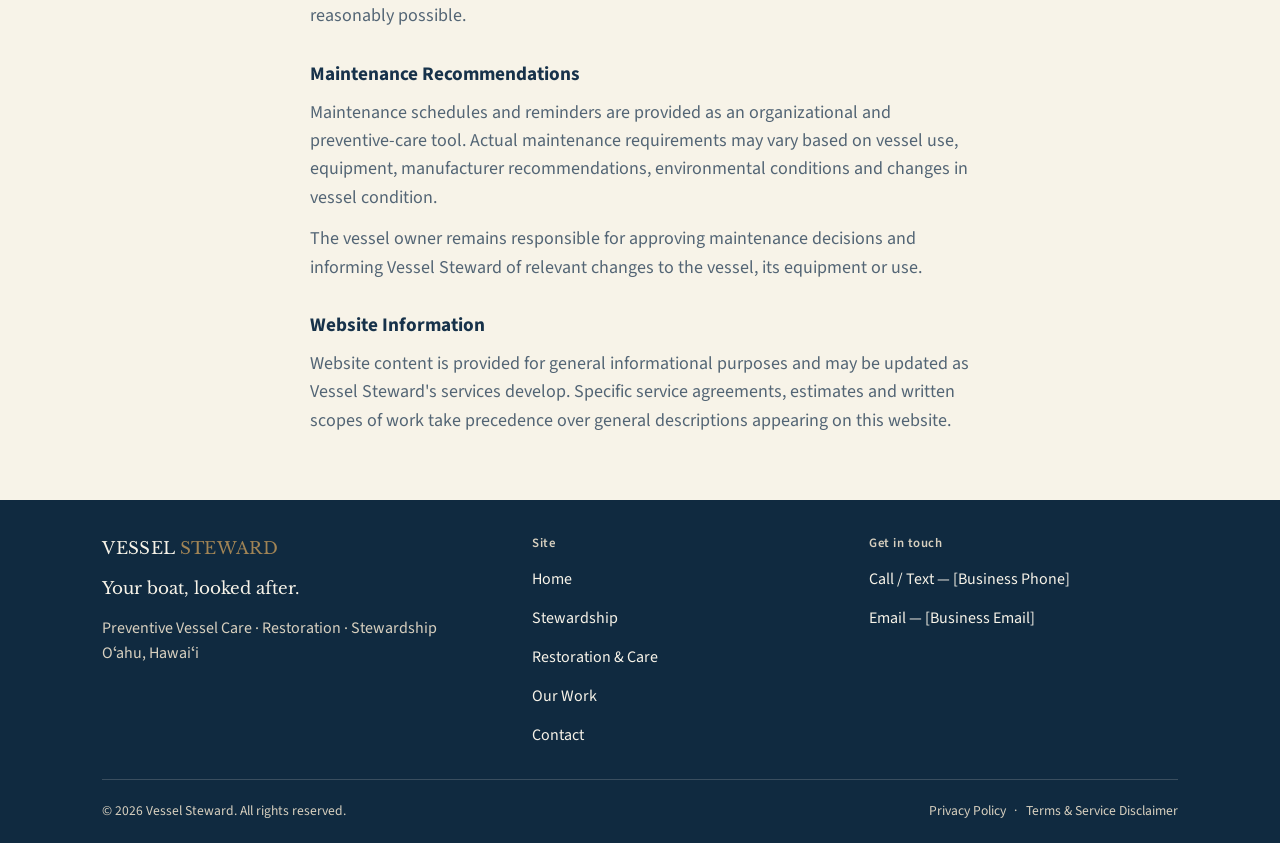
<file: terms.html>
<!doctype html>
<html lang="en">
<head>
<meta charset="utf-8">
<meta name="viewport" content="width=device-width, initial-scale=1">
<title>Terms &amp; Service Disclaimer — Vessel Steward</title>
<meta name="description" content="Vessel Steward Terms &amp; Service Disclaimer.">
<link rel="icon" href="data:,">
<link rel="preconnect" href="https://fonts.googleapis.com">
<link rel="preconnect" href="https://fonts.gstatic.com" crossorigin>
<link href="https://fonts.googleapis.com/css2?family=Libre+Baskerville:wght@400;700&family=Source+Sans+3:wght@400;500;600;700&display=swap" rel="stylesheet">
<link rel="stylesheet" href="css/tokens.css">
<link rel="stylesheet" href="css/base.css">
<link rel="stylesheet" href="css/layout.css">
<link rel="stylesheet" href="css/components.css">
</head>
<body>
<a class="skip-link" href="#main">Skip to content</a>
<div id="site-header"></div>

<main id="main">
  <section class="wrap legal" style="padding-block: var(--space-6); max-width: 46rem;">
    <h1>Terms &amp; Service Disclaimer</h1>
    <p class="updated">Last updated: [Date — add before launch]</p>

    <p>Information on this website describes the general services offered by Vessel Steward. Actual services, scope of work, pricing and scheduling depend on the vessel, its condition, location and the work requested.</p>

    <h2>Vessel Stewardship Checks</h2>
    <p>Routine Vessel Stewardship visits are visual, non-invasive condition checks of reasonably accessible areas. They are intended to help identify visible changes or conditions that may require attention. They are not marine surveys and do not replace inspections or diagnoses performed by licensed, certified or otherwise qualified specialists.</p>
    <p>A routine Stewardship visit cannot guarantee detection of every defect, leak, mechanical problem, electrical issue, structural condition, pest infestation or other hidden problem.</p>

    <h2>Hidden Conditions</h2>
    <p>Some damage or deterioration may exist inside wood, cabinetry, walls, equipment, machinery or other inaccessible areas without visible exterior signs. Vessel Steward is not responsible for conditions that could not reasonably be identified through the agreed scope of a visual, non-invasive check.</p>

    <h2>Termites and Pest Activity</h2>
    <p>When accessible wood surfaces are reviewed, Vessel Steward may note visible signs that could indicate deterioration or possible pest activity. These observations do not constitute a professional termite or pest inspection and do not guarantee that a vessel is free from termites or other pests.</p>
    <p>Professional diagnosis or treatment should be performed by an appropriately qualified pest-control provider when required.</p>

    <h2>Engines and Vessel Systems</h2>
    <p>Engine exercise, pump checks and other basic system checks are performed only when included in the agreed service and when reasonably appropriate. These checks do not constitute comprehensive mechanical, electrical or systems inspections and do not guarantee future operation or reliability.</p>

    <h2>Specialized Services</h2>
    <p>Certain work may require specialized marine contractors, technicians or other professionals. When requested, Vessel Steward may assist with identifying or coordinating third-party providers. Unless otherwise expressly agreed in writing, third-party providers remain responsible for their own work, recommendations, warranties and services.</p>

    <h2>Estimates and Restoration Work</h2>
    <p>Restoration and repair estimates may change if concealed damage, deterioration or other conditions become apparent after work begins. Any material change in scope will be discussed with the vessel owner before additional work proceeds whenever reasonably possible.</p>

    <h2>Maintenance Recommendations</h2>
    <p>Maintenance schedules and reminders are provided as an organizational and preventive-care tool. Actual maintenance requirements may vary based on vessel use, equipment, manufacturer recommendations, environmental conditions and changes in vessel condition.</p>
    <p>The vessel owner remains responsible for approving maintenance decisions and informing Vessel Steward of relevant changes to the vessel, its equipment or use.</p>

    <h2>Website Information</h2>
    <p>Website content is provided for general informational purposes and may be updated as Vessel Steward's services develop. Specific service agreements, estimates and written scopes of work take precedence over general descriptions appearing on this website.</p>
  </section>
</main>

<div id="site-footer"></div>
<script src="data/business-info.js"></script>
<script src="js/components.js"></script>
<script src="js/main.js"></script>
</body>
</html>
</file>
<file: css/tokens.css>
:root {
  --ivory: #F7F3E8;
  --ivory-deep: #F1EBDD;
  --paper: #FCFAF4;
  --navy: #17324A;
  --navy-soft: #536575;
  --navy-deep: #102A40;
  --teak: #8A6644;
  --brass: #A18455;
  --brass-deep: #7C633F;
  --line: #D9D0BE;
  --line-on-navy: rgba(247,243,232,.18);
  --on-navy: #F7F3E8;
  --on-navy-soft: #D8D0BF;

  --font-display: "Libre Baskerville", Georgia, serif;
  --font-body: "Source Sans 3", -apple-system, BlinkMacSystemFont, "Segoe UI", sans-serif;

  --step-caption: .9rem;
  --step-small: 1rem;
  --step-body: 1.125rem;
  --step-nav: 1rem;
  --step-lead: 1.22rem;
  --step-h3: clamp(1.12rem, 1.05rem + .25vw, 1.28rem);
  --step-h2: clamp(1.75rem, 1.5rem + .75vw, 2.25rem);
  --step-h1: clamp(2.2rem, 1.85rem + 1.4vw, 3.15rem);

  --space-1: .5rem;
  --space-2: .8rem;
  --space-3: 1.25rem;
  --space-4: 1.8rem;
  --space-5: 2.5rem;
  --space-6: 3.25rem;
  --space-7: 4.25rem;

  --content-max: 72rem;
  --text-max: 39rem;
  --radius: 0;
  --ease: cubic-bezier(.4,0,.2,1);
}
</file>
<file: css/base.css>
*,*::before,*::after{box-sizing:border-box}
html{scroll-behavior:smooth}
@media(prefers-reduced-motion:reduce){html{scroll-behavior:auto}*,*::before,*::after{animation-duration:.001ms!important;animation-iteration-count:1!important;transition-duration:.001ms!important}}
body{margin:0;background:var(--ivory);color:var(--navy);font-family:var(--font-body);font-size:var(--step-body);line-height:1.58;-webkit-font-smoothing:antialiased}
img{max-width:100%;display:block}
h1,h2{font-family:var(--font-display);font-weight:400;line-height:1.2;margin:0 0 var(--space-2);color:var(--navy);letter-spacing:-.018em}
h1{font-size:var(--step-h1)} h2{font-size:var(--step-h2)}
h3,h4{font-family:var(--font-body);font-size:var(--step-h3);font-weight:600;line-height:1.3;margin:0 0 var(--space-2);color:var(--navy)}
p{margin:0 0 var(--space-2);max-width:39rem}p.lead{font-size:var(--step-lead);line-height:1.5;color:var(--navy-soft);font-weight:500;max-width:38rem}
a{color:inherit}.link-brass{color:var(--brass-deep);text-decoration:underline;text-underline-offset:3px}ul,ol{padding-left:1.15em}button{font-family:inherit}:focus-visible{outline:2px solid var(--brass);outline-offset:3px}
.visually-hidden{position:absolute;width:1px;height:1px;padding:0;margin:-1px;overflow:hidden;clip:rect(0,0,0,0);white-space:nowrap;border:0}
.skip-link{position:absolute;left:1rem;top:-60px;background:var(--navy);color:var(--on-navy);padding:.6em 1em;z-index:200}.skip-link:focus{top:1rem}
.wrap{max-width:var(--content-max);margin-inline:auto;padding-inline:1.35rem}@media(min-width:900px){.wrap{padding-inline:2.4rem}}
.section{padding-block:var(--space-6)}.section--tight{padding-block:var(--space-5)}
.section--panel{background:rgba(241,235,221,.55);border-top:1px solid var(--line);border-bottom:1px solid var(--line)}
/* CTA sections stay light. The only dark field on the site is the compact footer. */
.section--navy{background:var(--ivory-deep);color:var(--navy);padding-block:var(--space-5);border-top:1px solid var(--line);border-bottom:1px solid var(--line)}
.section--navy h1,.section--navy h2,.section--navy h3{color:var(--navy)}.section--navy p,.section--navy p.lead{color:var(--navy-soft)}
.section-head{max-width:43rem;margin-bottom:var(--space-4)}.section-head--center{margin-inline:auto;text-align:center}.section-head--center p{margin-inline:auto}.text-max{max-width:var(--text-max)}
.rule{border:0;border-top:1px solid var(--brass);width:2.4rem;margin:0 0 var(--space-3);opacity:.8}.rule--center{margin-inline:auto}.hr{border:0;border-top:1px solid var(--line);margin:0}
.btn{display:inline-flex;align-items:center;justify-content:center;gap:.45em;border:1px solid transparent;padding:.72em 1.25em;font-size:1rem;font-weight:600;letter-spacing:.01em;text-decoration:none;cursor:pointer;border-radius:0;transition:.18s ease;line-height:1.15}
.btn-primary{background:var(--navy);color:var(--ivory)}.btn-primary:hover{background:#24455F}.btn-secondary{background:transparent;color:var(--navy);border-color:#6E7F8C}.btn-secondary:hover{background:rgba(23,50,74,.06)}
.section--navy .btn-primary{background:var(--navy);color:var(--ivory)}.section--navy .btn-primary:hover{background:#24455F}.section--navy .btn-secondary{color:var(--navy);border-color:#6E7F8C}.section--navy .btn-secondary:hover{background:rgba(23,50,74,.06);color:var(--navy)}
.cta-row{display:flex;flex-wrap:wrap;gap:.75rem;align-items:center}
.ph{position:relative;display:flex;align-items:flex-end;background:linear-gradient(135deg,#EEE7D8,#F8F4EA);border:1px solid var(--line);color:var(--navy-soft);overflow:hidden}.ph__label{font-size:var(--step-caption);background:rgba(252,250,244,.94);padding:.45em .7em;margin:.65rem;border-left:2px solid var(--brass);max-width:calc(100% - 1.3rem)}
.ph--wide{aspect-ratio:16/9}.ph--square{aspect-ratio:1/1}.ph--tall{aspect-ratio:3/4}.ph--hero{aspect-ratio:4/5}@media(min-width:700px){.ph--hero{aspect-ratio:5/6}}
@media(max-width:640px){body{font-size:1.08rem}.section{padding-block:2.6rem}.section--tight{padding-block:2.2rem}.wrap{padding-inline:1.1rem}.btn{width:100%}}
</file>
<file: css/layout.css>
/* =========================================================
   VESSEL STEWARD — HEADER / NAV / FOOTER
   Mature, quiet navigation. No black, no oversized chrome.
   ========================================================= */

.site-header {
  position: sticky; top: 0; z-index: 100;
  background: rgba(247, 243, 232, 0.96);
  backdrop-filter: saturate(140%) blur(6px);
  border-bottom: 1px solid var(--line);
}
.site-header .wrap { display: flex; align-items: center; justify-content: space-between; min-height: 4rem; }

.wordmark {
  font-family: var(--font-display);
  font-size: 1.05rem;
  letter-spacing: 0.02em;
  text-decoration: none; color: var(--navy); white-space: nowrap;
}
.wordmark span { color: var(--brass-deep); }

.nav-primary { display: none; }
.nav-primary ul { list-style: none; display: flex; gap: var(--space-4); margin: 0; padding: 0; }
.nav-primary a {
  text-decoration: none; font-size: var(--step-nav); font-weight: 500;
  color: var(--navy-soft); padding: 0.35em 0;
  border-bottom: 2px solid transparent;
  transition: color 0.2s var(--ease), border-color 0.2s var(--ease);
}
.nav-primary a:hover, .nav-primary a[aria-current="page"] { color: var(--navy); border-color: var(--brass); }

.header-cta { display: none; }
.header-cta.btn { padding: 0.65em 1.25em; font-size: 0.95rem; }

.nav-toggle {
  display: inline-flex; align-items: center; gap: 0.5em;
  background: transparent; border: 1px solid var(--line);
  padding: 0.5em 0.85em; border-radius: var(--radius); color: var(--navy);
}
.nav-toggle svg { width: 19px; height: 19px; }

@media (min-width: 980px) {
  .nav-primary { display: block; }
  .header-cta { display: inline-flex; }
  .nav-toggle { display: none; }
}

.mobile-menu {
  position: fixed; inset: 0; background: var(--ivory); z-index: 150;
  padding: var(--space-3); display: none; flex-direction: column;
}
.mobile-menu.is-open { display: flex; }
.mobile-menu__top { display: flex; justify-content: space-between; align-items: center; margin-bottom: var(--space-5); }
.mobile-menu__close { background: transparent; border: 1px solid var(--line); padding: 0.5em 0.85em; border-radius: var(--radius); color: var(--navy); }
.mobile-menu ul { list-style: none; margin: 0; padding: 0; display: flex; flex-direction: column; gap: var(--space-3); }
.mobile-menu a { text-decoration: none; color: var(--navy); font-family: var(--font-display); font-size: 1.5rem; }
.mobile-menu .cta-row { margin-top: var(--space-5); flex-direction: column; align-items: stretch; }
.mobile-menu .btn { width: 100%; justify-content: center; }

/* ---- Footer: classic navy, used once, kept calm and compact ---- */
.site-footer { background: var(--navy-deep); color: var(--on-navy); padding-block: 2.2rem 1.35rem; }
.site-footer .wordmark { color: var(--on-navy); }
.site-footer .wordmark span { color: var(--brass); }
.footer-top {
  display: grid; gap: var(--space-4);
  padding-bottom: var(--space-4);
  border-bottom: 1px solid var(--line-on-navy);
}
@media (min-width: 760px) { .footer-top { grid-template-columns: 1.3fr 1fr 1fr; } }
.footer-tagline { font-family: var(--font-display); font-size: 1.05rem; margin-top: var(--space-2); max-width: 24rem; color: var(--on-navy); }
.footer-note { color: var(--on-navy-soft); font-size: var(--step-small); max-width: 24rem; margin-bottom: 0; line-height: 1.6; }
.footer-col h4 {
  font-family: var(--font-body); font-size: 0.8rem; letter-spacing: 0.04em;
  color: var(--on-navy-soft); margin-bottom: var(--space-2); font-weight: 600;
}
.footer-col ul { list-style: none; margin: 0; padding: 0; display: flex; flex-direction: column; gap: 0.6em; }
.footer-col a { color: var(--on-navy); text-decoration: none; font-size: var(--step-small); }
.footer-col a:hover { text-decoration: underline; }
.footer-bottom {
  display: flex; flex-wrap: wrap; gap: var(--space-2) var(--space-4);
  justify-content: space-between; align-items: center;
  padding-top: var(--space-3); font-size: 0.85rem; color: var(--on-navy-soft);
}
.footer-legal { display: flex; gap: 0.6em; flex-wrap: wrap; }
.footer-legal a { color: var(--on-navy-soft); text-decoration: none; }
.footer-legal a:hover { color: var(--on-navy); text-decoration: underline; }
</file>
<file: css/components.css>
.hero{display:grid;gap:var(--space-4);padding-block:var(--space-5);align-items:center}
@media(min-width:900px){.hero{grid-template-columns:minmax(0,1.02fr) minmax(320px,.78fr);gap:4rem;padding-block:3.4rem}}
.hero--compact{padding-block:var(--space-5)}.hero h1{margin-bottom:.85rem}.hero .lead{margin-bottom:.85rem}
.hero>div:first-child>p:not(.lead){color:var(--navy-soft)}
.concept-grid{display:grid;gap:1.4rem 2.25rem;margin-top:1.35rem}@media(min-width:700px){.concept-grid--3{grid-template-columns:repeat(3,1fr)}}
.concept{padding-top:1rem;border-top:1px solid var(--brass)}.concept h3{font-size:1.02rem;margin-bottom:.35em;text-transform:uppercase;letter-spacing:.035em}.concept p{font-size:1.05rem;line-height:1.5;color:var(--navy-soft);margin-bottom:0}
/* Journal is deliberately copy-led, not a fake software product. */
.journal-copy{max-width:46rem}.journal-points{display:grid;gap:.8rem;margin:1.25rem 0 0;padding:0;list-style:none}.journal-points li{padding-top:.8rem;border-top:1px solid var(--line);color:var(--navy-soft)}
.log-plate{display:none}
.work-preview{display:grid;gap:1rem;margin-top:1.25rem}@media(min-width:760px){.work-preview{grid-template-columns:1.2fr .9fr .9fr;align-items:start}.work-preview__item:first-child .ph{aspect-ratio:4/3}}
.work-preview__item{margin:0}.work-preview__item figcaption{margin-top:.65rem;font-family:var(--font-body);font-size:1rem;font-weight:600;color:var(--navy)}
.accordion{border-top:1px solid var(--line);margin-top:1.3rem}.accordion-row{border-bottom:1px solid var(--line);transition:background .18s ease}.accordion-row:has(.accordion-trigger[aria-expanded="true"]){background:rgba(161,132,85,.055)}.accordion-row h3{margin:0}
.accordion-trigger{width:100%;text-align:left;background:none;border:0;cursor:pointer;display:flex;align-items:center;justify-content:space-between;gap:1rem;padding:1.05rem .1rem}.accordion-trigger__text{display:flex;flex-direction:column;gap:.2em}.accordion-trigger__title{font-family:var(--font-body);font-weight:600;font-size:1.08rem;color:var(--navy);display:flex;align-items:baseline;gap:.6em}.accordion-trigger__num{font-size:.82rem;color:var(--brass-deep);letter-spacing:.05em}.accordion-trigger__preview{font-size:1rem;color:var(--navy-soft)}.accordion-trigger__mark{flex-shrink:0;font-size:1.45rem;font-weight:300;color:var(--brass);transition:transform .18s ease;line-height:1}.accordion-trigger[aria-expanded="true"] .accordion-trigger__mark{transform:rotate(45deg)}
.accordion-panel{overflow:hidden;max-height:0;transition:max-height .25s var(--ease)}.accordion-panel__inner{padding:0 .1rem 1.35rem}.service-list{list-style:none;margin:0;padding:0;columns:1;column-gap:2.4rem}@media(min-width:640px){.service-list{columns:2}}.service-list li,.check-plain li{break-inside:avoid;padding:.48em 0;border-top:1px solid var(--line);font-size:1.05rem;color:var(--navy-soft)}.check-plain{list-style:none;margin:0;padding:0}.service-list li:first-child,.check-plain li:first-child{border-top:0}.accordion-footnote{font-size:1rem;color:var(--navy-soft);margin-top:.8rem}
.pricing-grid{display:grid;gap:1rem;margin-top:1.25rem}@media(min-width:700px){.pricing-grid{grid-template-columns:repeat(2,1fr)}}.pricing-card{border-top:2px solid var(--brass);border-bottom:1px solid var(--line);background:transparent;padding:1.4rem 0}.pricing-card h3{font-size:1.05rem;margin-bottom:.15em;color:var(--navy-soft)}.pricing-card__amount{font-family:var(--font-display);font-size:2rem;margin:.25em 0 0;color:var(--navy)}.pricing-card__amount small{font-family:var(--font-body);font-size:1rem;color:var(--navy-soft);font-weight:500}.pricing-includes{margin-top:1.6rem;border-top:1px solid var(--line);padding-top:1.25rem}.pricing-includes h3{font-size:1rem!important;letter-spacing:.03em!important}.pricing-includes__list{list-style:none;margin:.7rem 0 0;padding:0;display:grid;grid-template-columns:1fr;gap:.4rem 1.8rem;color:var(--navy-soft);font-size:1.05rem}@media(min-width:700px){.pricing-includes__list{grid-template-columns:repeat(2,1fr)}}.pricing-includes__list li::before{content:"—";color:var(--brass);margin-right:.55em}.pricing-includes__list li::after{content:none}.pricing-disclaimer{font-size:1rem;color:var(--navy-soft);margin-top:1.4rem;max-width:46rem}
.project-block{padding-block:1.8rem;border-top:1px solid var(--line)}.project-block__head{display:flex;flex-wrap:wrap;justify-content:space-between;align-items:baseline;gap:.8rem;margin-bottom:.8rem}.project-block__cat{font-size:1rem;color:var(--navy-soft)}.project-sequence{display:grid;grid-template-columns:repeat(3,1fr);gap:.8rem}@media(max-width:640px){.project-sequence{grid-template-columns:1fr}}
.contact-block{border-top:1px solid var(--line);padding-block:1.2rem}.contact-block:first-child{border-top:0}.contact-block h3{font-size:.95rem;letter-spacing:.055em;color:var(--brass-deep);font-weight:700;margin-bottom:.4em;text-transform:uppercase}.contact-block__value{font-family:var(--font-display);font-size:1.45rem;margin-bottom:.25em}.contact-block__value a{text-decoration:none}.contact-actions{display:flex;flex-wrap:wrap;gap:.7rem;margin-top:.7rem}
.legal h2{font-size:1.2rem;margin-top:2rem;font-family:var(--font-body);font-weight:700;letter-spacing:0}.legal p,.legal li{color:var(--navy-soft);max-width:46rem}.legal .updated{color:var(--navy-soft);font-size:1rem;margin-bottom:1.2rem}
</file>
